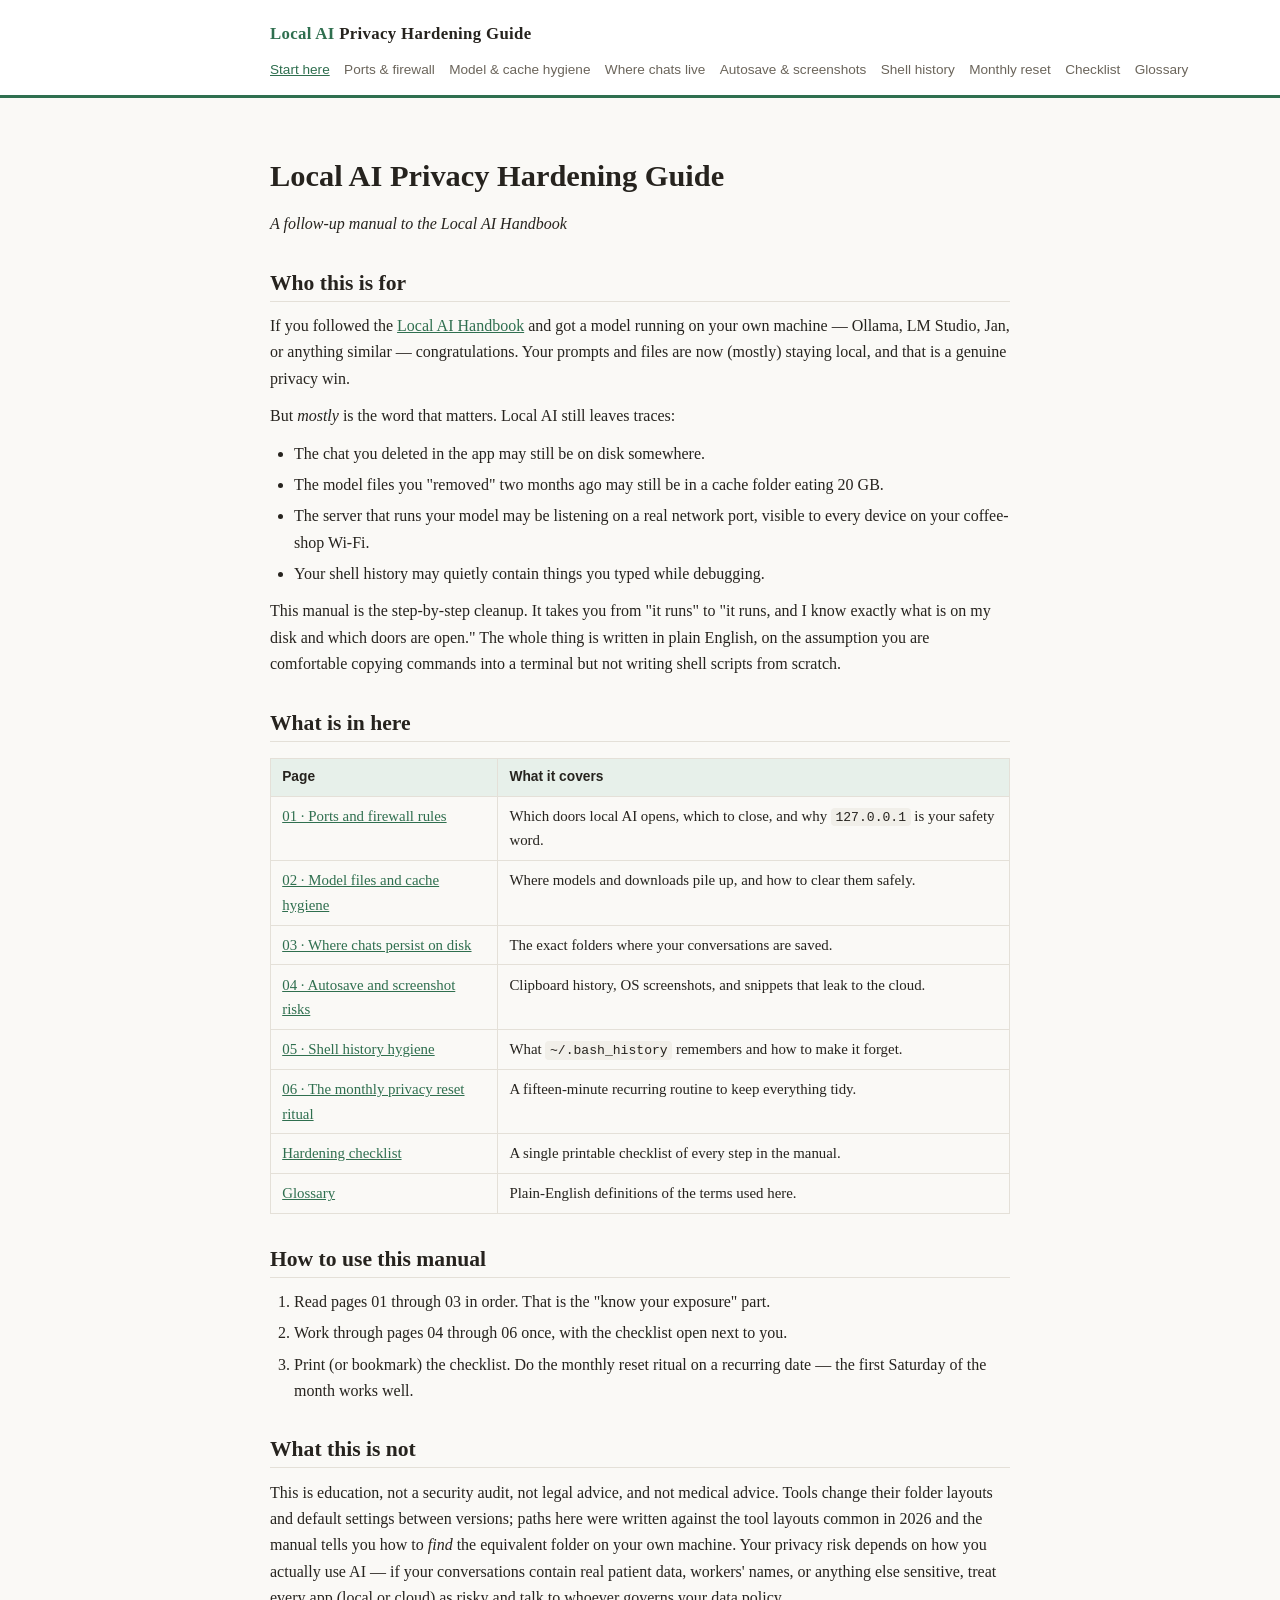
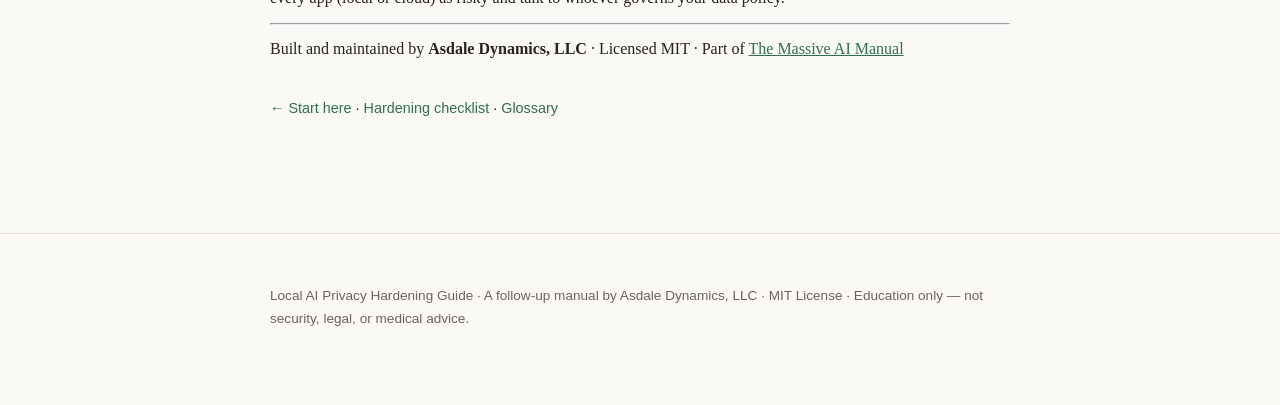
<file: site/index.html>
<!DOCTYPE html>
<html lang="en">
<head>
<meta charset="utf-8">
<meta name="viewport" content="width=device-width, initial-scale=1">
<title>Local AI Privacy Hardening Guide &mdash; Start here</title>
<meta name="description" content="Plain-English guide to locking down a local AI setup: ports, firewall rules, model and cache hygiene, chat persistence, autosave risks, shell history, and a monthly reset ritual.">
<link rel="stylesheet" href="style.css">
</head>
<body>
<header class="site">
  <div class="wrap">
    <p class="sitename"><a href="index.html"><span>Local AI</span> Privacy Hardening Guide</a></p>
    <nav class="topnav"><a href="index.html" aria-current="page">Start here</a><a href="01-ports-and-firewall.html">Ports &amp; firewall</a><a href="02-model-files-and-cache-hygiene.html">Model &amp; cache hygiene</a><a href="03-where-chats-persist-on-disk.html">Where chats live</a><a href="04-autosave-and-screenshot-risks.html">Autosave &amp; screenshots</a><a href="05-shell-history-hygiene.html">Shell history</a><a href="06-monthly-privacy-reset-ritual.html">Monthly reset</a><a href="hardening-checklist.html">Checklist</a><a href="glossary.html">Glossary</a></nav>
  </div>
</header>
<main class="wrap">
<h1>Local AI Privacy Hardening Guide</h1>
<p><em>A follow-up manual to the Local AI Handbook</em></p>
<h2>Who this is for</h2>
<p>If you followed the <a href="https://dylanasdale.github.io">Local AI Handbook</a> and got a model running on your own machine — Ollama, LM Studio, Jan, or anything similar — congratulations. Your prompts and files are now (mostly) staying local, and that is a genuine privacy win.</p>
<p>But <em>mostly</em> is the word that matters. Local AI still leaves traces:</p>
<ul>
<li>The chat you deleted in the app may still be on disk somewhere.</li>
<li>The model files you "removed" two months ago may still be in a cache folder eating 20 GB.</li>
<li>The server that runs your model may be listening on a real network port, visible to every device on your coffee-shop Wi-Fi.</li>
<li>Your shell history may quietly contain things you typed while debugging.</li>
</ul>
<p>This manual is the step-by-step cleanup. It takes you from "it runs" to "it runs, and I know exactly what is on my disk and which doors are open." The whole thing is written in plain English, on the assumption you are comfortable copying commands into a terminal but not writing shell scripts from scratch.</p>
<h2>What is in here</h2>
<table>
<thead>
<tr>
<th>Page</th>
<th>What it covers</th>
</tr>
</thead>
<tbody>
<tr>
<td><a href="01-ports-and-firewall.html">01 · Ports and firewall rules</a></td>
<td>Which doors local AI opens, which to close, and why <code>127.0.0.1</code> is your safety word.</td>
</tr>
<tr>
<td><a href="02-model-files-and-cache-hygiene.html">02 · Model files and cache hygiene</a></td>
<td>Where models and downloads pile up, and how to clear them safely.</td>
</tr>
<tr>
<td><a href="03-where-chats-persist-on-disk.html">03 · Where chats persist on disk</a></td>
<td>The exact folders where your conversations are saved.</td>
</tr>
<tr>
<td><a href="04-autosave-and-screenshot-risks.html">04 · Autosave and screenshot risks</a></td>
<td>Clipboard history, OS screenshots, and snippets that leak to the cloud.</td>
</tr>
<tr>
<td><a href="05-shell-history-hygiene.html">05 · Shell history hygiene</a></td>
<td>What <code>~/.bash_history</code> remembers and how to make it forget.</td>
</tr>
<tr>
<td><a href="06-monthly-privacy-reset-ritual.html">06 · The monthly privacy reset ritual</a></td>
<td>A fifteen-minute recurring routine to keep everything tidy.</td>
</tr>
<tr>
<td><a href="hardening-checklist.html">Hardening checklist</a></td>
<td>A single printable checklist of every step in the manual.</td>
</tr>
<tr>
<td><a href="glossary.html">Glossary</a></td>
<td>Plain-English definitions of the terms used here.</td>
</tr>
</tbody>
</table>
<h2>How to use this manual</h2>
<ol>
<li>Read pages 01 through 03 in order. That is the "know your exposure" part.</li>
<li>Work through pages 04 through 06 once, with the checklist open next to you.</li>
<li>Print (or bookmark) the checklist. Do the monthly reset ritual on a recurring date — the first Saturday of the month works well.</li>
</ol>
<h2>What this is not</h2>
<p>This is education, not a security audit, not legal advice, and not medical advice. Tools change their folder layouts and default settings between versions; paths here were written against the tool layouts common in 2026 and the manual tells you how to <em>find</em> the equivalent folder on your own machine. Your privacy risk depends on how you actually use AI — if your conversations contain real patient data, workers' names, or anything else sensitive, treat every app (local or cloud) as risky and talk to whoever governs your data policy.</p>
<hr>
<p>Built and maintained by <strong>Asdale Dynamics, LLC</strong> · Licensed MIT · Part of <a href="https://dylanasdale.github.io">The Massive AI Manual</a></p>
<div class="pagenav">
  <a href="index.html">&larr; Start here</a> &middot;
  <a href="hardening-checklist.html">Hardening checklist</a> &middot;
  <a href="glossary.html">Glossary</a>
</div>
</main>
<footer class="site">
  <div class="wrap">
    <p>Local AI Privacy Hardening Guide &middot; A follow-up manual by Asdale Dynamics, LLC &middot; MIT License &middot; Education only &mdash; not security, legal, or medical advice.</p>
  </div>
</footer>
</body>
</html>
</file>
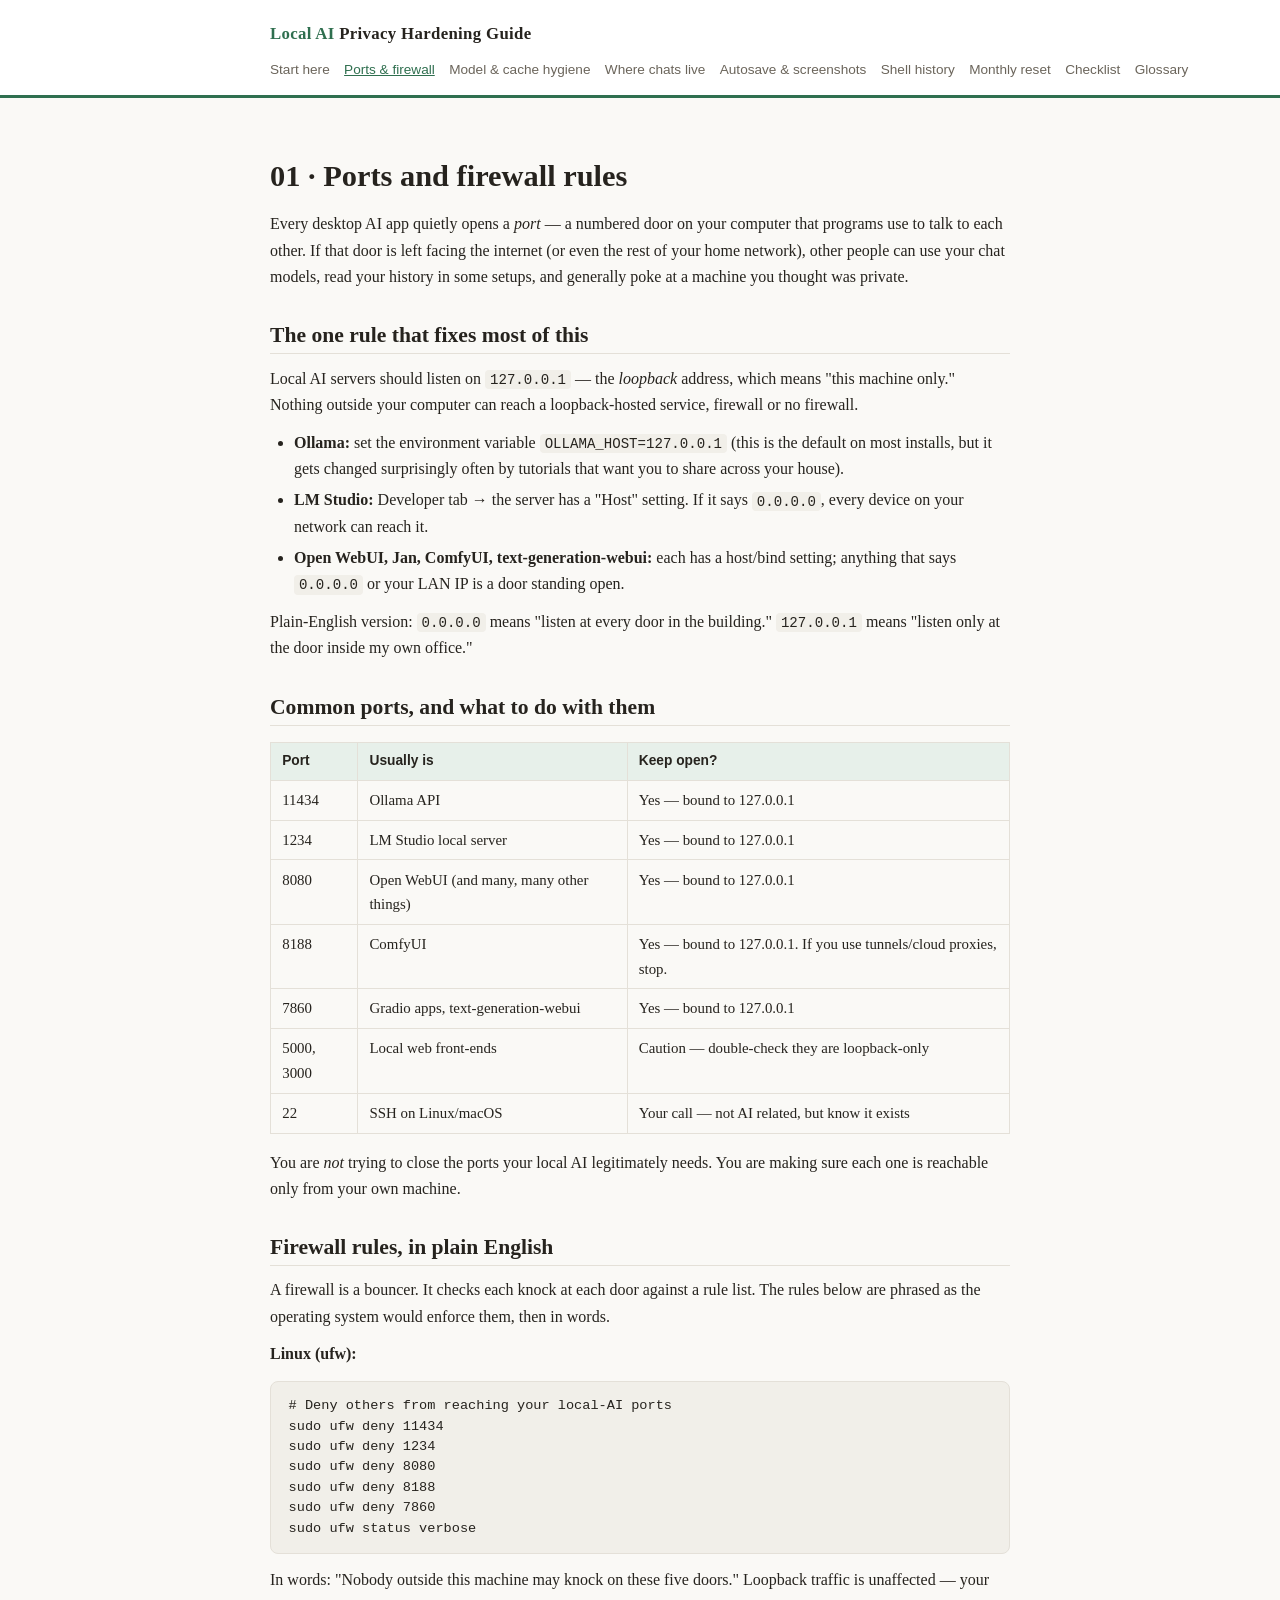
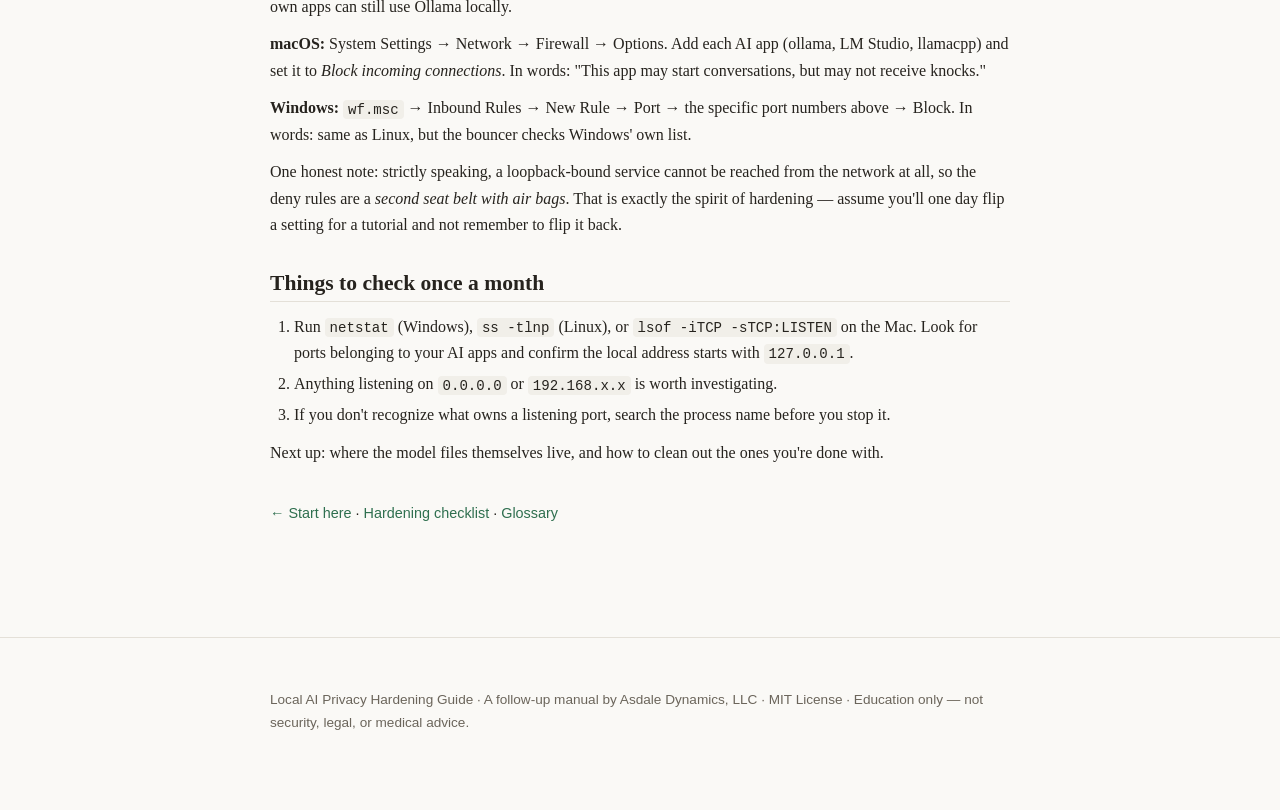
<file: site/01-ports-and-firewall.html>
<!DOCTYPE html>
<html lang="en">
<head>
<meta charset="utf-8">
<meta name="viewport" content="width=device-width, initial-scale=1">
<title>Local AI Privacy Hardening Guide &mdash; Ports &amp; firewall</title>
<meta name="description" content="Plain-English guide to locking down a local AI setup: ports, firewall rules, model and cache hygiene, chat persistence, autosave risks, shell history, and a monthly reset ritual.">
<link rel="stylesheet" href="style.css">
</head>
<body>
<header class="site">
  <div class="wrap">
    <p class="sitename"><a href="index.html"><span>Local AI</span> Privacy Hardening Guide</a></p>
    <nav class="topnav"><a href="index.html">Start here</a><a href="01-ports-and-firewall.html" aria-current="page">Ports &amp; firewall</a><a href="02-model-files-and-cache-hygiene.html">Model &amp; cache hygiene</a><a href="03-where-chats-persist-on-disk.html">Where chats live</a><a href="04-autosave-and-screenshot-risks.html">Autosave &amp; screenshots</a><a href="05-shell-history-hygiene.html">Shell history</a><a href="06-monthly-privacy-reset-ritual.html">Monthly reset</a><a href="hardening-checklist.html">Checklist</a><a href="glossary.html">Glossary</a></nav>
  </div>
</header>
<main class="wrap">
<h1>01 · Ports and firewall rules</h1>
<p>Every desktop AI app quietly opens a <em>port</em> — a numbered door on your computer that programs use to talk to each other. If that door is left facing the internet (or even the rest of your home network), other people can use your chat models, read your history in some setups, and generally poke at a machine you thought was private.</p>
<h2>The one rule that fixes most of this</h2>
<p>Local AI servers should listen on <code>127.0.0.1</code> — the <em>loopback</em> address, which means "this machine only." Nothing outside your computer can reach a loopback-hosted service, firewall or no firewall.</p>
<ul>
<li><strong>Ollama:</strong> set the environment variable <code>OLLAMA_HOST=127.0.0.1</code> (this is the default on most installs, but it gets changed surprisingly often by tutorials that want you to share across your house).</li>
<li><strong>LM Studio:</strong> Developer tab → the server has a "Host" setting. If it says <code>0.0.0.0</code>, every device on your network can reach it.</li>
<li><strong>Open WebUI, Jan, ComfyUI, text-generation-webui:</strong> each has a host/bind setting; anything that says <code>0.0.0.0</code> or your LAN IP is a door standing open.</li>
</ul>
<p>Plain-English version: <code>0.0.0.0</code> means "listen at every door in the building." <code>127.0.0.1</code> means "listen only at the door inside my own office."</p>
<h2>Common ports, and what to do with them</h2>
<table>
<thead>
<tr>
<th>Port</th>
<th>Usually is</th>
<th>Keep open?</th>
</tr>
</thead>
<tbody>
<tr>
<td>11434</td>
<td>Ollama API</td>
<td>Yes — bound to 127.0.0.1</td>
</tr>
<tr>
<td>1234</td>
<td>LM Studio local server</td>
<td>Yes — bound to 127.0.0.1</td>
</tr>
<tr>
<td>8080</td>
<td>Open WebUI (and many, many other things)</td>
<td>Yes — bound to 127.0.0.1</td>
</tr>
<tr>
<td>8188</td>
<td>ComfyUI</td>
<td>Yes — bound to 127.0.0.1. If you use tunnels/cloud proxies, stop.</td>
</tr>
<tr>
<td>7860</td>
<td>Gradio apps, text-generation-webui</td>
<td>Yes — bound to 127.0.0.1</td>
</tr>
<tr>
<td>5000, 3000</td>
<td>Local web front-ends</td>
<td>Caution — double-check they are loopback-only</td>
</tr>
<tr>
<td>22</td>
<td>SSH on Linux/macOS</td>
<td>Your call — not AI related, but know it exists</td>
</tr>
</tbody>
</table>
<p>You are <em>not</em> trying to close the ports your local AI legitimately needs. You are making sure each one is reachable only from your own machine.</p>
<h2>Firewall rules, in plain English</h2>
<p>A firewall is a bouncer. It checks each knock at each door against a rule list. The rules below are phrased as the operating system would enforce them, then in words.</p>
<p><strong>Linux (ufw):</strong></p>
<pre><code class="language-bash"># Deny others from reaching your local-AI ports
sudo ufw deny 11434
sudo ufw deny 1234
sudo ufw deny 8080
sudo ufw deny 8188
sudo ufw deny 7860
sudo ufw status verbose
</code></pre>
<p>In words: "Nobody outside this machine may knock on these five doors." Loopback traffic is unaffected — your own apps can still use Ollama locally.</p>
<p><strong>macOS:</strong> System Settings → Network → Firewall → Options. Add each AI app (ollama, LM Studio, llamacpp) and set it to <em>Block incoming connections</em>. In words: "This app may start conversations, but may not receive knocks."</p>
<p><strong>Windows:</strong> <code>wf.msc</code> → Inbound Rules → New Rule → Port → the specific port numbers above → Block. In words: same as Linux, but the bouncer checks Windows' own list.</p>
<p>One honest note: strictly speaking, a loopback-bound service cannot be reached from the network at all, so the deny rules are a <em>second seat belt with air bags</em>. That is exactly the spirit of hardening — assume you'll one day flip a setting for a tutorial and not remember to flip it back.</p>
<h2>Things to check once a month</h2>
<ol>
<li>Run <code>netstat</code> (Windows), <code>ss -tlnp</code> (Linux), or <code>lsof -iTCP -sTCP:LISTEN</code> on the Mac. Look for ports belonging to your AI apps and confirm the local address starts with <code>127.0.0.1</code>.</li>
<li>Anything listening on <code>0.0.0.0</code> or <code>192.168.x.x</code> is worth investigating.</li>
<li>If you don't recognize what owns a listening port, search the process name before you stop it.</li>
</ol>
<p>Next up: where the model files themselves live, and how to clean out the ones you're done with.</p>
<div class="pagenav">
  <a href="index.html">&larr; Start here</a> &middot;
  <a href="hardening-checklist.html">Hardening checklist</a> &middot;
  <a href="glossary.html">Glossary</a>
</div>
</main>
<footer class="site">
  <div class="wrap">
    <p>Local AI Privacy Hardening Guide &middot; A follow-up manual by Asdale Dynamics, LLC &middot; MIT License &middot; Education only &mdash; not security, legal, or medical advice.</p>
  </div>
</footer>
</body>
</html>
</file>
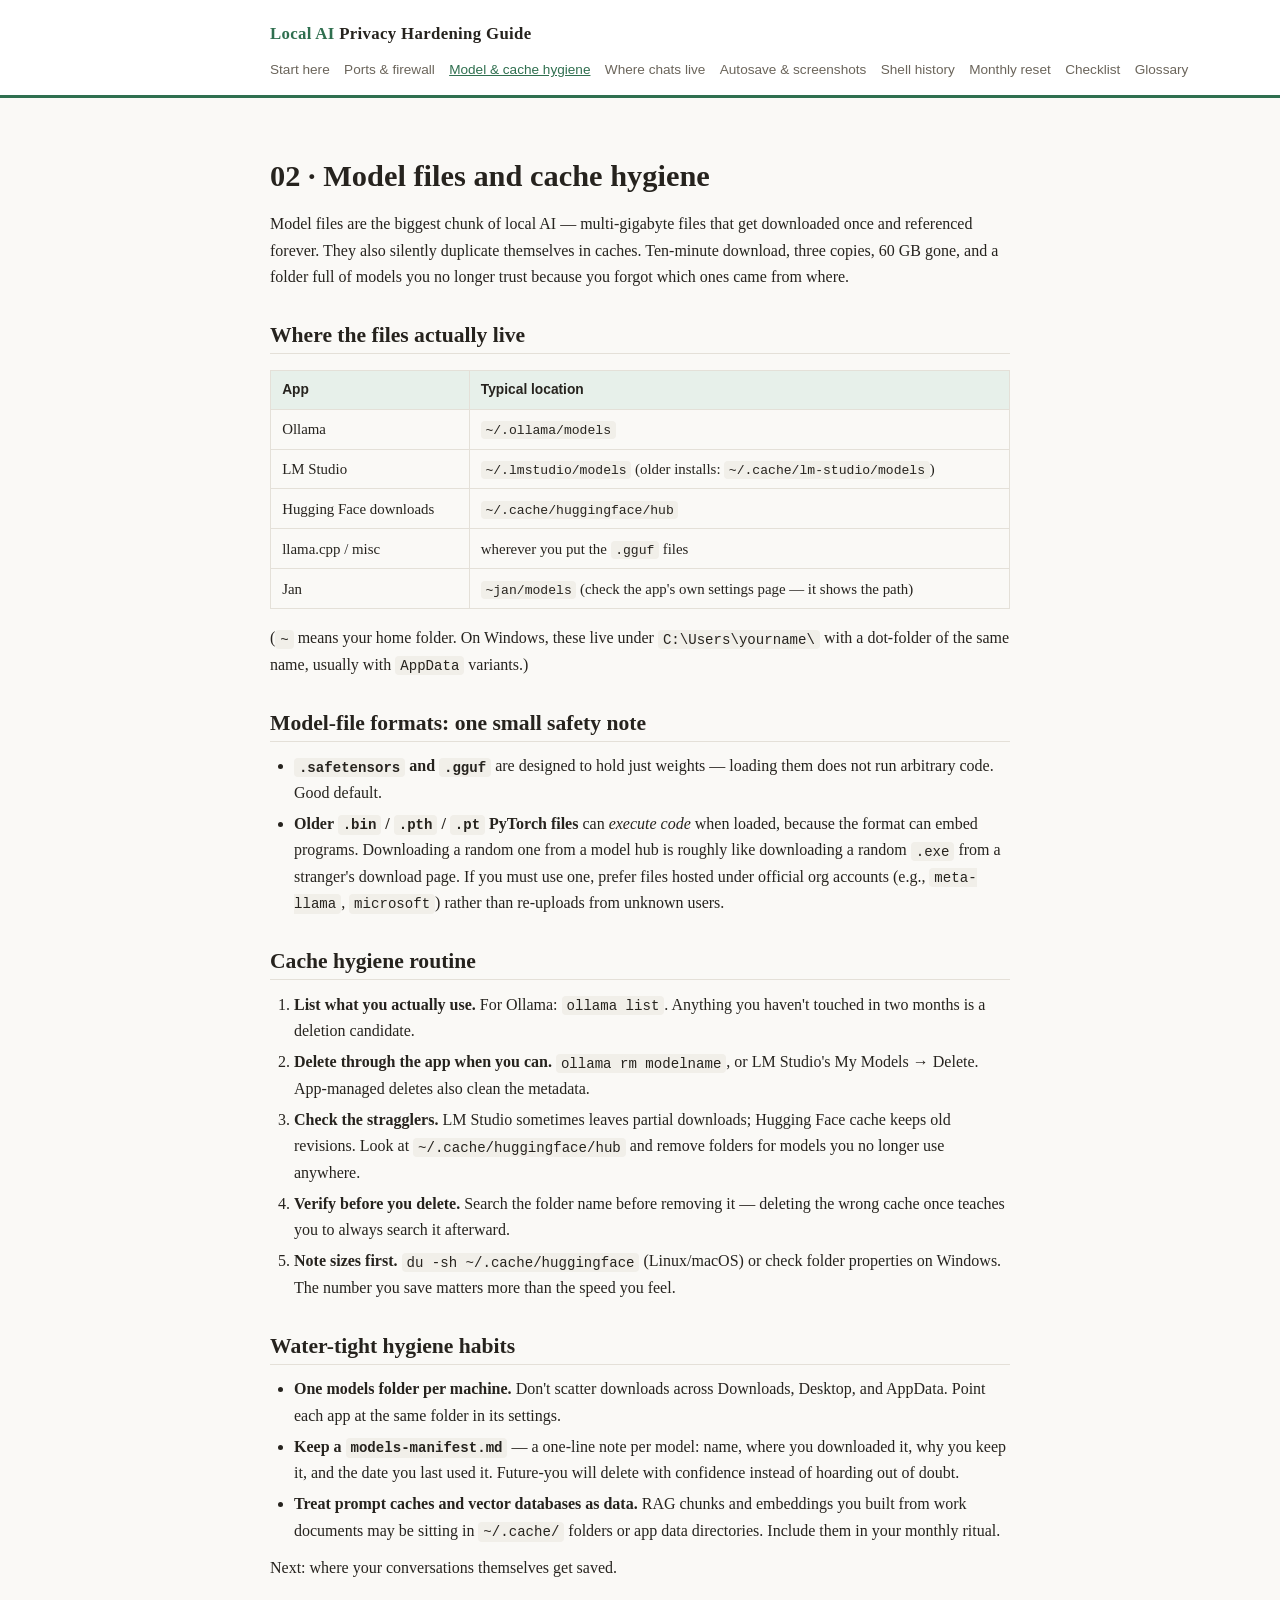
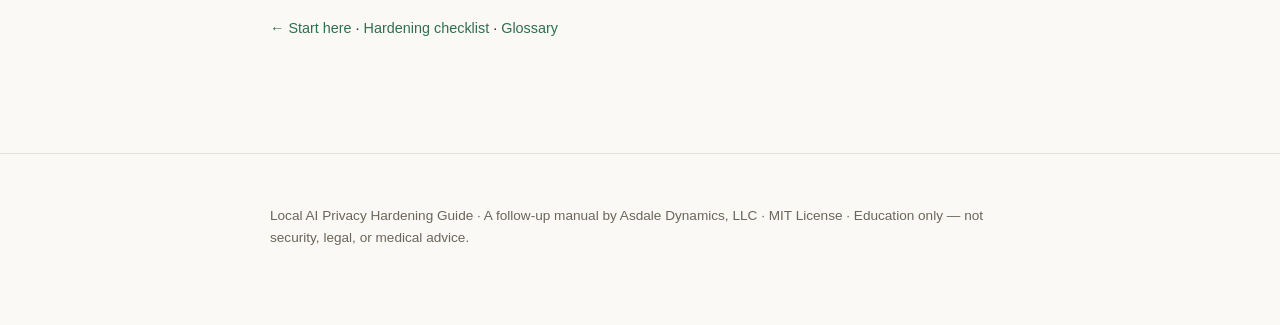
<file: site/02-model-files-and-cache-hygiene.html>
<!DOCTYPE html>
<html lang="en">
<head>
<meta charset="utf-8">
<meta name="viewport" content="width=device-width, initial-scale=1">
<title>Local AI Privacy Hardening Guide &mdash; Model &amp; cache hygiene</title>
<meta name="description" content="Plain-English guide to locking down a local AI setup: ports, firewall rules, model and cache hygiene, chat persistence, autosave risks, shell history, and a monthly reset ritual.">
<link rel="stylesheet" href="style.css">
</head>
<body>
<header class="site">
  <div class="wrap">
    <p class="sitename"><a href="index.html"><span>Local AI</span> Privacy Hardening Guide</a></p>
    <nav class="topnav"><a href="index.html">Start here</a><a href="01-ports-and-firewall.html">Ports &amp; firewall</a><a href="02-model-files-and-cache-hygiene.html" aria-current="page">Model &amp; cache hygiene</a><a href="03-where-chats-persist-on-disk.html">Where chats live</a><a href="04-autosave-and-screenshot-risks.html">Autosave &amp; screenshots</a><a href="05-shell-history-hygiene.html">Shell history</a><a href="06-monthly-privacy-reset-ritual.html">Monthly reset</a><a href="hardening-checklist.html">Checklist</a><a href="glossary.html">Glossary</a></nav>
  </div>
</header>
<main class="wrap">
<h1>02 · Model files and cache hygiene</h1>
<p>Model files are the biggest chunk of local AI — multi-gigabyte files that get downloaded once and referenced forever. They also silently duplicate themselves in caches. Ten-minute download, three copies, 60 GB gone, and a folder full of models you no longer trust because you forgot which ones came from where.</p>
<h2>Where the files actually live</h2>
<table>
<thead>
<tr>
<th>App</th>
<th>Typical location</th>
</tr>
</thead>
<tbody>
<tr>
<td>Ollama</td>
<td><code>~/.ollama/models</code></td>
</tr>
<tr>
<td>LM Studio</td>
<td><code>~/.lmstudio/models</code> (older installs: <code>~/.cache/lm-studio/models</code>)</td>
</tr>
<tr>
<td>Hugging Face downloads</td>
<td><code>~/.cache/huggingface/hub</code></td>
</tr>
<tr>
<td>llama.cpp / misc</td>
<td>wherever you put the <code>.gguf</code> files</td>
</tr>
<tr>
<td>Jan</td>
<td><code>~jan/models</code> (check the app's own settings page — it shows the path)</td>
</tr>
</tbody>
</table>
<p>(<code>~</code> means your home folder. On Windows, these live under <code>C:\Users\yourname\</code> with a dot-folder of the same name, usually with <code>AppData</code> variants.)</p>
<h2>Model-file formats: one small safety note</h2>
<ul>
<li><strong><code>.safetensors</code> and <code>.gguf</code></strong> are designed to hold just weights — loading them does not run arbitrary code. Good default.</li>
<li><strong>Older <code>.bin</code> / <code>.pth</code> / <code>.pt</code> PyTorch files</strong> can <em>execute code</em> when loaded, because the format can embed programs. Downloading a random one from a model hub is roughly like downloading a random <code>.exe</code> from a stranger's download page. If you must use one, prefer files hosted under official org accounts (e.g., <code>meta-llama</code>, <code>microsoft</code>) rather than re-uploads from unknown users.</li>
</ul>
<h2>Cache hygiene routine</h2>
<ol>
<li><strong>List what you actually use.</strong> For Ollama: <code>ollama list</code>. Anything you haven't touched in two months is a deletion candidate.</li>
<li><strong>Delete through the app when you can.</strong> <code>ollama rm modelname</code>, or LM Studio's My Models → Delete. App-managed deletes also clean the metadata.</li>
<li><strong>Check the stragglers.</strong> LM Studio sometimes leaves partial downloads; Hugging Face cache keeps old revisions. Look at <code>~/.cache/huggingface/hub</code> and remove folders for models you no longer use anywhere.</li>
<li><strong>Verify before you delete.</strong> Search the folder name before removing it — deleting the wrong cache once teaches you to always search it afterward.</li>
<li><strong>Note sizes first.</strong> <code>du -sh ~/.cache/huggingface</code> (Linux/macOS) or check folder properties on Windows. The number you save matters more than the speed you feel.</li>
</ol>
<h2>Water-tight hygiene habits</h2>
<ul>
<li><strong>One models folder per machine.</strong> Don't scatter downloads across Downloads, Desktop, and AppData. Point each app at the same folder in its settings.</li>
<li><strong>Keep a <code>models-manifest.md</code></strong> — a one-line note per model: name, where you downloaded it, why you keep it, and the date you last used it. Future-you will delete with confidence instead of hoarding out of doubt.</li>
<li><strong>Treat prompt caches and vector databases as data.</strong> RAG chunks and embeddings you built from work documents may be sitting in <code>~/.cache/</code> folders or app data directories. Include them in your monthly ritual.</li>
</ul>
<p>Next: where your conversations themselves get saved.</p>
<div class="pagenav">
  <a href="index.html">&larr; Start here</a> &middot;
  <a href="hardening-checklist.html">Hardening checklist</a> &middot;
  <a href="glossary.html">Glossary</a>
</div>
</main>
<footer class="site">
  <div class="wrap">
    <p>Local AI Privacy Hardening Guide &middot; A follow-up manual by Asdale Dynamics, LLC &middot; MIT License &middot; Education only &mdash; not security, legal, or medical advice.</p>
  </div>
</footer>
</body>
</html>
</file>
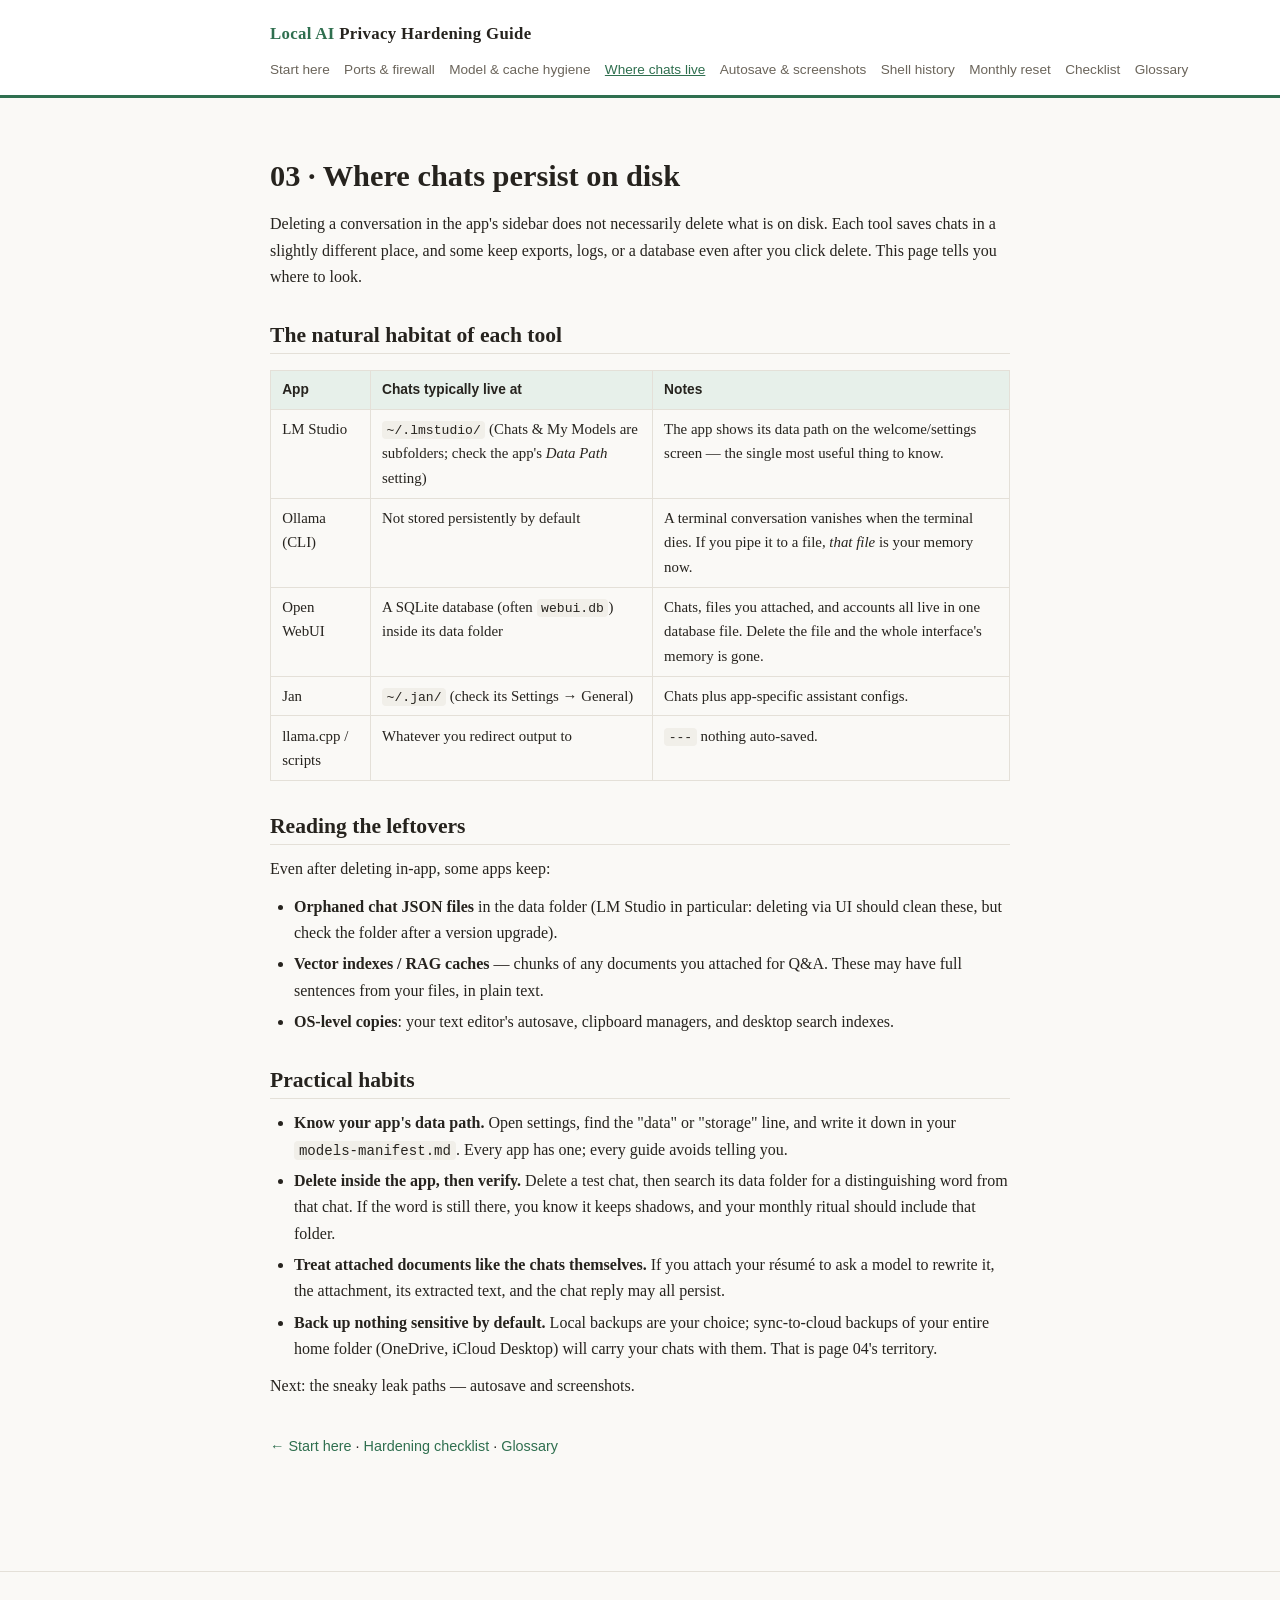
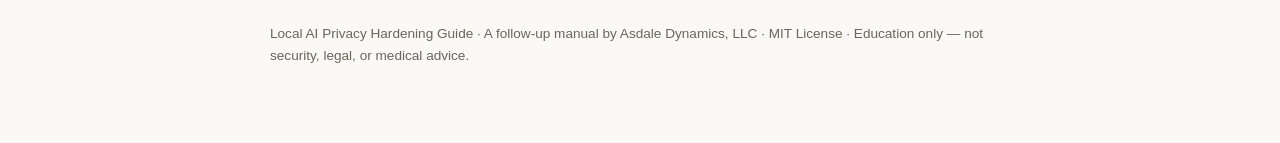
<file: site/03-where-chats-persist-on-disk.html>
<!DOCTYPE html>
<html lang="en">
<head>
<meta charset="utf-8">
<meta name="viewport" content="width=device-width, initial-scale=1">
<title>Local AI Privacy Hardening Guide &mdash; Where chats live</title>
<meta name="description" content="Plain-English guide to locking down a local AI setup: ports, firewall rules, model and cache hygiene, chat persistence, autosave risks, shell history, and a monthly reset ritual.">
<link rel="stylesheet" href="style.css">
</head>
<body>
<header class="site">
  <div class="wrap">
    <p class="sitename"><a href="index.html"><span>Local AI</span> Privacy Hardening Guide</a></p>
    <nav class="topnav"><a href="index.html">Start here</a><a href="01-ports-and-firewall.html">Ports &amp; firewall</a><a href="02-model-files-and-cache-hygiene.html">Model &amp; cache hygiene</a><a href="03-where-chats-persist-on-disk.html" aria-current="page">Where chats live</a><a href="04-autosave-and-screenshot-risks.html">Autosave &amp; screenshots</a><a href="05-shell-history-hygiene.html">Shell history</a><a href="06-monthly-privacy-reset-ritual.html">Monthly reset</a><a href="hardening-checklist.html">Checklist</a><a href="glossary.html">Glossary</a></nav>
  </div>
</header>
<main class="wrap">
<h1>03 · Where chats persist on disk</h1>
<p>Deleting a conversation in the app's sidebar does not necessarily delete what is on disk. Each tool saves chats in a slightly different place, and some keep exports, logs, or a database even after you click delete. This page tells you where to look.</p>
<h2>The natural habitat of each tool</h2>
<table>
<thead>
<tr>
<th>App</th>
<th>Chats typically live at</th>
<th>Notes</th>
</tr>
</thead>
<tbody>
<tr>
<td>LM Studio</td>
<td><code>~/.lmstudio/</code> (Chats &amp; My Models are subfolders; check the app's <em>Data Path</em> setting)</td>
<td>The app shows its data path on the welcome/settings screen — the single most useful thing to know.</td>
</tr>
<tr>
<td>Ollama (CLI)</td>
<td>Not stored persistently by default</td>
<td>A terminal conversation vanishes when the terminal dies. If you pipe it to a file, <em>that file</em> is your memory now.</td>
</tr>
<tr>
<td>Open WebUI</td>
<td>A SQLite database (often <code>webui.db</code>) inside its data folder</td>
<td>Chats, files you attached, and accounts all live in one database file. Delete the file and the whole interface's memory is gone.</td>
</tr>
<tr>
<td>Jan</td>
<td><code>~/.jan/</code> (check its Settings → General)</td>
<td>Chats plus app-specific assistant configs.</td>
</tr>
<tr>
<td>llama.cpp / scripts</td>
<td>Whatever you redirect output to</td>
<td><code>---</code> nothing auto-saved.</td>
</tr>
</tbody>
</table>
<h2>Reading the leftovers</h2>
<p>Even after deleting in-app, some apps keep:</p>
<ul>
<li><strong>Orphaned chat JSON files</strong> in the data folder (LM Studio in particular: deleting via UI should clean these, but check the folder after a version upgrade).</li>
<li><strong>Vector indexes / RAG caches</strong> — chunks of any documents you attached for Q&amp;A. These may have full sentences from your files, in plain text.</li>
<li><strong>OS-level copies</strong>: your text editor's autosave, clipboard managers, and desktop search indexes.</li>
</ul>
<h2>Practical habits</h2>
<ul>
<li><strong>Know your app's data path.</strong> Open settings, find the "data" or "storage" line, and write it down in your <code>models-manifest.md</code>. Every app has one; every guide avoids telling you.</li>
<li><strong>Delete inside the app, then verify.</strong> Delete a test chat, then search its data folder for a distinguishing word from that chat. If the word is still there, you know it keeps shadows, and your monthly ritual should include that folder.</li>
<li><strong>Treat attached documents like the chats themselves.</strong> If you attach your résumé to ask a model to rewrite it, the attachment, its extracted text, and the chat reply may all persist.</li>
<li><strong>Back up nothing sensitive by default.</strong> Local backups are your choice; sync-to-cloud backups of your entire home folder (OneDrive, iCloud Desktop) will carry your chats with them. That is page 04's territory.</li>
</ul>
<p>Next: the sneaky leak paths — autosave and screenshots.</p>
<div class="pagenav">
  <a href="index.html">&larr; Start here</a> &middot;
  <a href="hardening-checklist.html">Hardening checklist</a> &middot;
  <a href="glossary.html">Glossary</a>
</div>
</main>
<footer class="site">
  <div class="wrap">
    <p>Local AI Privacy Hardening Guide &middot; A follow-up manual by Asdale Dynamics, LLC &middot; MIT License &middot; Education only &mdash; not security, legal, or medical advice.</p>
  </div>
</footer>
</body>
</html>
</file>
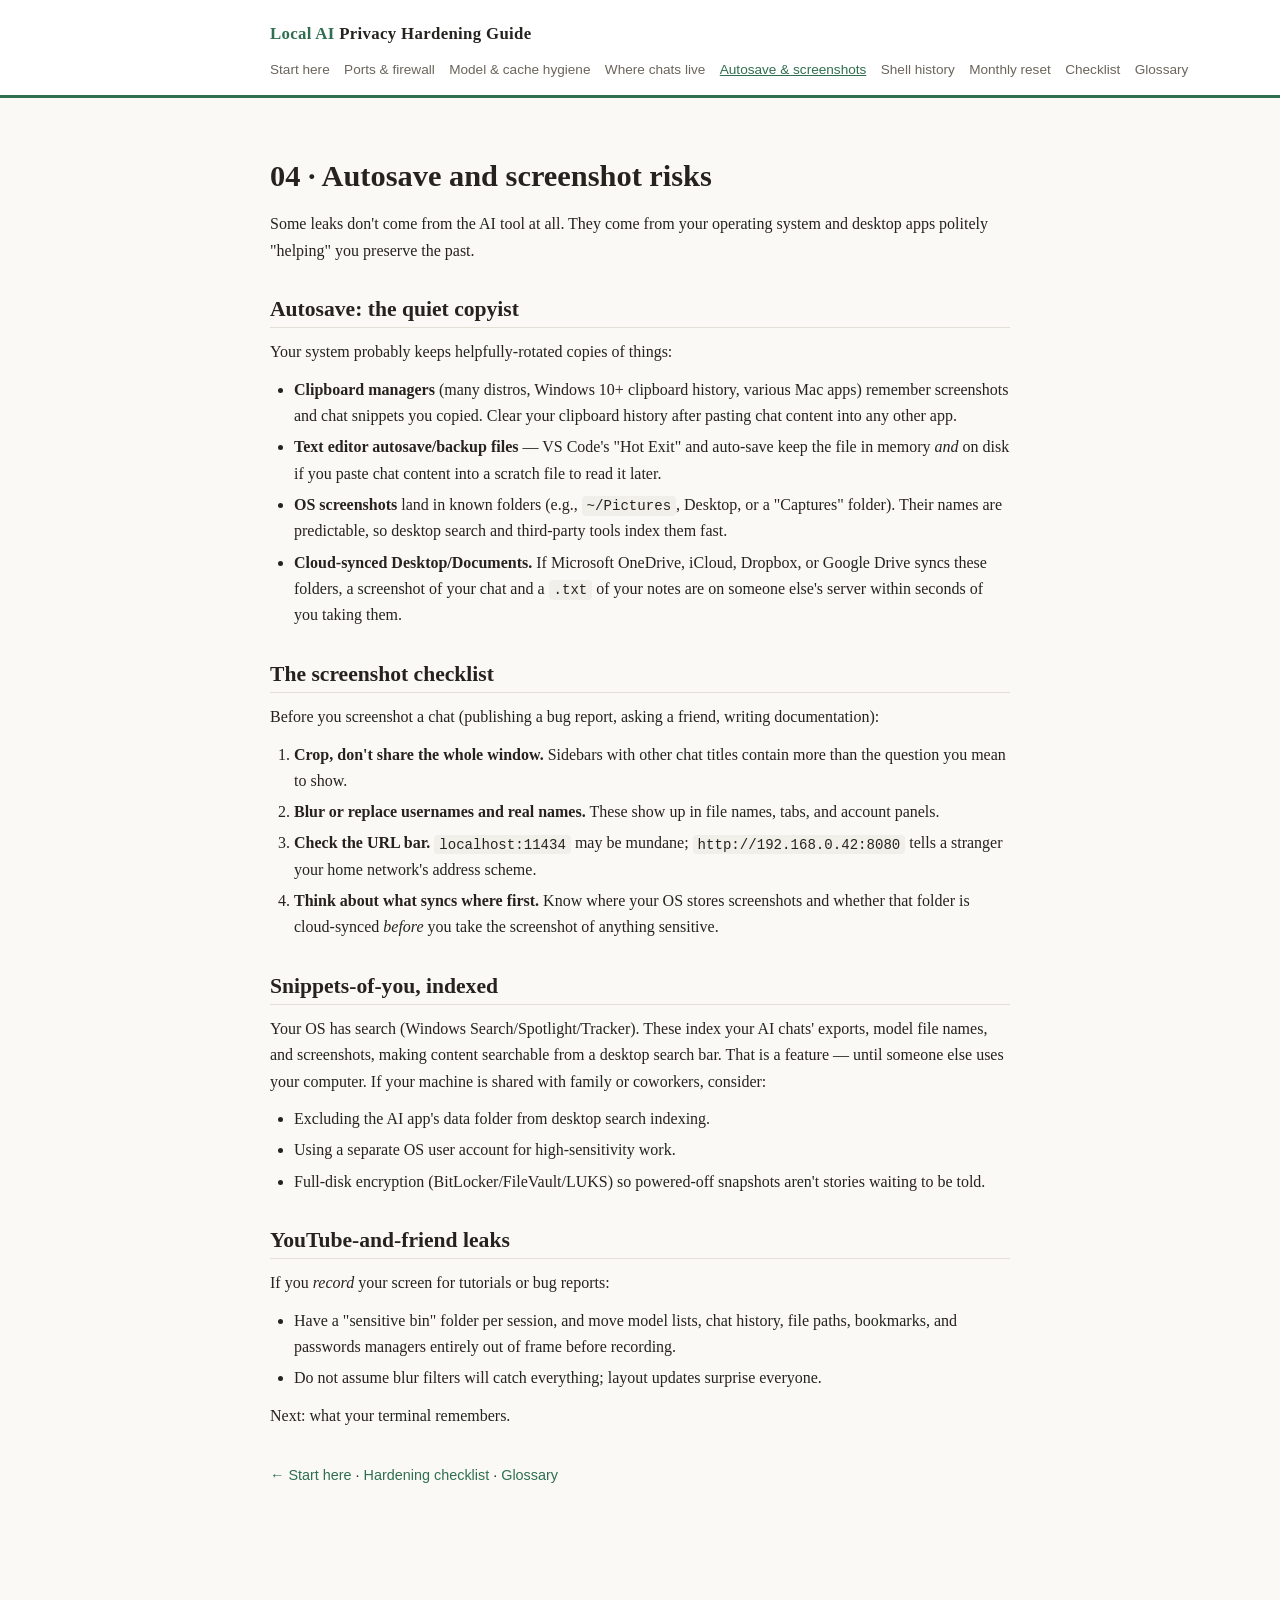
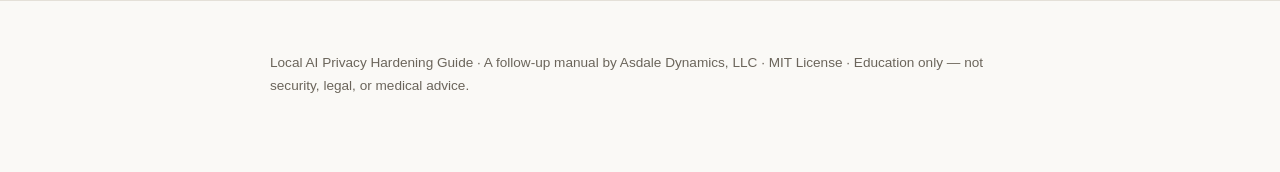
<file: site/04-autosave-and-screenshot-risks.html>
<!DOCTYPE html>
<html lang="en">
<head>
<meta charset="utf-8">
<meta name="viewport" content="width=device-width, initial-scale=1">
<title>Local AI Privacy Hardening Guide &mdash; Autosave &amp; screenshots</title>
<meta name="description" content="Plain-English guide to locking down a local AI setup: ports, firewall rules, model and cache hygiene, chat persistence, autosave risks, shell history, and a monthly reset ritual.">
<link rel="stylesheet" href="style.css">
</head>
<body>
<header class="site">
  <div class="wrap">
    <p class="sitename"><a href="index.html"><span>Local AI</span> Privacy Hardening Guide</a></p>
    <nav class="topnav"><a href="index.html">Start here</a><a href="01-ports-and-firewall.html">Ports &amp; firewall</a><a href="02-model-files-and-cache-hygiene.html">Model &amp; cache hygiene</a><a href="03-where-chats-persist-on-disk.html">Where chats live</a><a href="04-autosave-and-screenshot-risks.html" aria-current="page">Autosave &amp; screenshots</a><a href="05-shell-history-hygiene.html">Shell history</a><a href="06-monthly-privacy-reset-ritual.html">Monthly reset</a><a href="hardening-checklist.html">Checklist</a><a href="glossary.html">Glossary</a></nav>
  </div>
</header>
<main class="wrap">
<h1>04 · Autosave and screenshot risks</h1>
<p>Some leaks don't come from the AI tool at all. They come from your operating system and desktop apps politely "helping" you preserve the past.</p>
<h2>Autosave: the quiet copyist</h2>
<p>Your system probably keeps helpfully-rotated copies of things:</p>
<ul>
<li><strong>Clipboard managers</strong> (many distros, Windows 10+ clipboard history, various Mac apps) remember screenshots and chat snippets you copied. Clear your clipboard history after pasting chat content into any other app.</li>
<li><strong>Text editor autosave/backup files</strong> — VS Code's "Hot Exit" and auto-save keep the file in memory <em>and</em> on disk if you paste chat content into a scratch file to read it later.</li>
<li><strong>OS screenshots</strong> land in known folders (e.g., <code>~/Pictures</code>, Desktop, or a "Captures" folder). Their names are predictable, so desktop search and third-party tools index them fast.</li>
<li><strong>Cloud-synced Desktop/Documents.</strong> If Microsoft OneDrive, iCloud, Dropbox, or Google Drive syncs these folders, a screenshot of your chat and a <code>.txt</code> of your notes are on someone else's server within seconds of you taking them.</li>
</ul>
<h2>The screenshot checklist</h2>
<p>Before you screenshot a chat (publishing a bug report, asking a friend, writing documentation):</p>
<ol>
<li><strong>Crop, don't share the whole window.</strong> Sidebars with other chat titles contain more than the question you mean to show.</li>
<li><strong>Blur or replace usernames and real names.</strong> These show up in file names, tabs, and account panels.</li>
<li><strong>Check the URL bar.</strong> <code>localhost:11434</code> may be mundane; <code>http://192.168.0.42:8080</code> tells a stranger your home network's address scheme.</li>
<li><strong>Think about what syncs where first.</strong> Know where your OS stores screenshots and whether that folder is cloud-synced <em>before</em> you take the screenshot of anything sensitive.</li>
</ol>
<h2>Snippets-of-you, indexed</h2>
<p>Your OS has search (Windows Search/Spotlight/Tracker). These index your AI chats' exports, model file names, and screenshots, making content searchable from a desktop search bar. That is a feature — until someone else uses your computer. If your machine is shared with family or coworkers, consider:</p>
<ul>
<li>Excluding the AI app's data folder from desktop search indexing.</li>
<li>Using a separate OS user account for high-sensitivity work.</li>
<li>Full-disk encryption (BitLocker/FileVault/LUKS) so powered-off snapshots aren't stories waiting to be told.</li>
</ul>
<h2>YouTube-and-friend leaks</h2>
<p>If you <em>record</em> your screen for tutorials or bug reports:</p>
<ul>
<li>Have a "sensitive bin" folder per session, and move model lists, chat history, file paths, bookmarks, and passwords managers entirely out of frame before recording.</li>
<li>Do not assume blur filters will catch everything; layout updates surprise everyone.</li>
</ul>
<p>Next: what your terminal remembers.</p>
<div class="pagenav">
  <a href="index.html">&larr; Start here</a> &middot;
  <a href="hardening-checklist.html">Hardening checklist</a> &middot;
  <a href="glossary.html">Glossary</a>
</div>
</main>
<footer class="site">
  <div class="wrap">
    <p>Local AI Privacy Hardening Guide &middot; A follow-up manual by Asdale Dynamics, LLC &middot; MIT License &middot; Education only &mdash; not security, legal, or medical advice.</p>
  </div>
</footer>
</body>
</html>
</file>
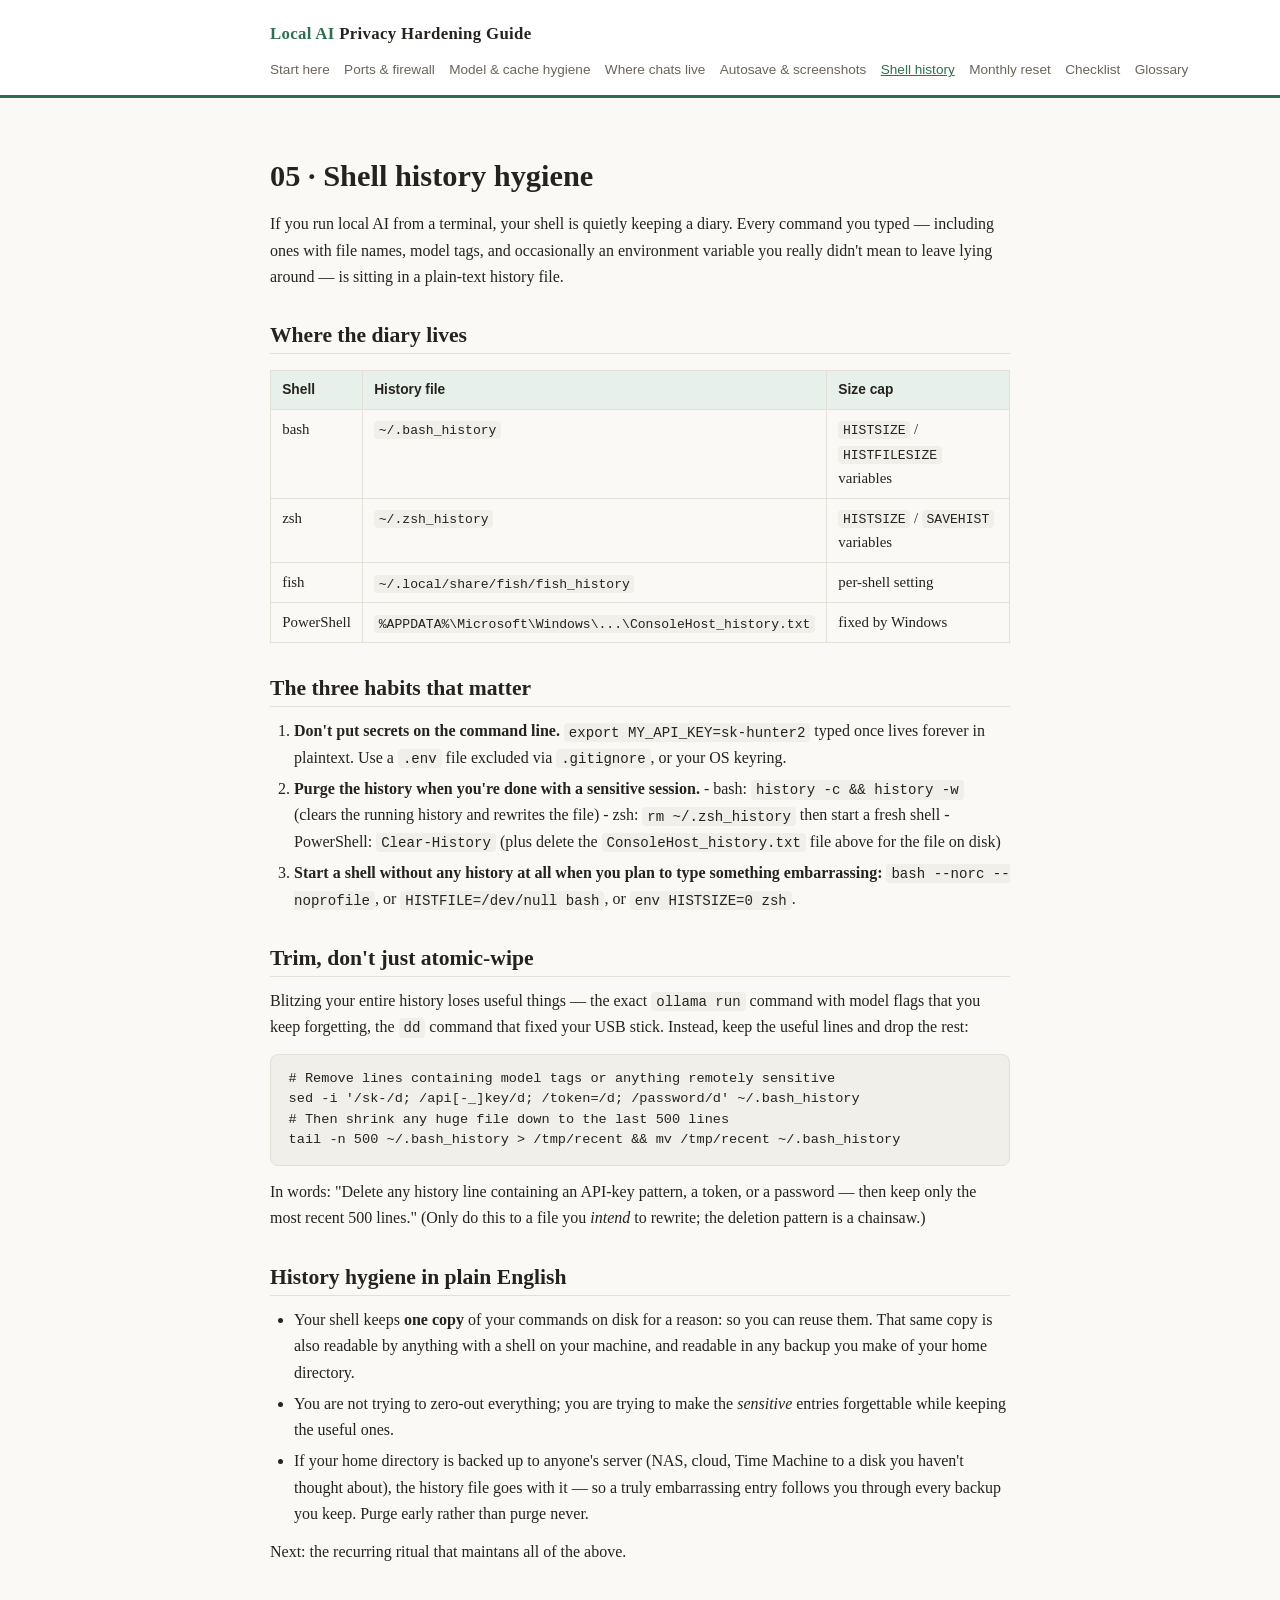
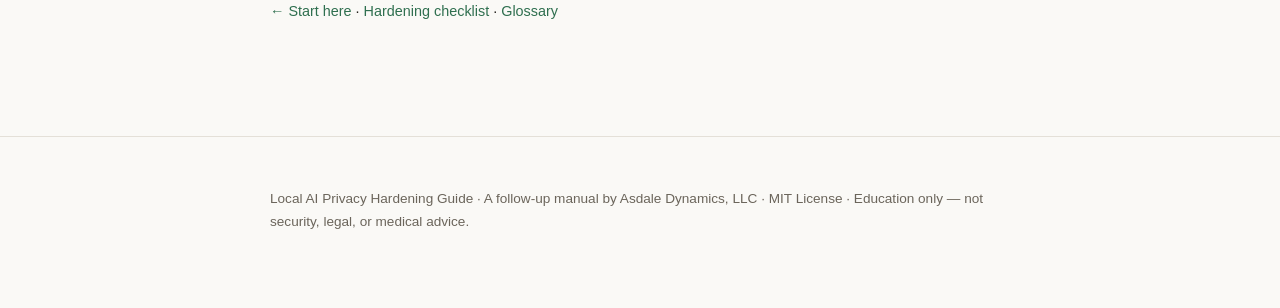
<file: site/05-shell-history-hygiene.html>
<!DOCTYPE html>
<html lang="en">
<head>
<meta charset="utf-8">
<meta name="viewport" content="width=device-width, initial-scale=1">
<title>Local AI Privacy Hardening Guide &mdash; Shell history</title>
<meta name="description" content="Plain-English guide to locking down a local AI setup: ports, firewall rules, model and cache hygiene, chat persistence, autosave risks, shell history, and a monthly reset ritual.">
<link rel="stylesheet" href="style.css">
</head>
<body>
<header class="site">
  <div class="wrap">
    <p class="sitename"><a href="index.html"><span>Local AI</span> Privacy Hardening Guide</a></p>
    <nav class="topnav"><a href="index.html">Start here</a><a href="01-ports-and-firewall.html">Ports &amp; firewall</a><a href="02-model-files-and-cache-hygiene.html">Model &amp; cache hygiene</a><a href="03-where-chats-persist-on-disk.html">Where chats live</a><a href="04-autosave-and-screenshot-risks.html">Autosave &amp; screenshots</a><a href="05-shell-history-hygiene.html" aria-current="page">Shell history</a><a href="06-monthly-privacy-reset-ritual.html">Monthly reset</a><a href="hardening-checklist.html">Checklist</a><a href="glossary.html">Glossary</a></nav>
  </div>
</header>
<main class="wrap">
<h1>05 · Shell history hygiene</h1>
<p>If you run local AI from a terminal, your shell is quietly keeping a diary. Every command you typed — including ones with file names, model tags, and occasionally an environment variable you really didn't mean to leave lying around — is sitting in a plain-text history file.</p>
<h2>Where the diary lives</h2>
<table>
<thead>
<tr>
<th>Shell</th>
<th>History file</th>
<th>Size cap</th>
</tr>
</thead>
<tbody>
<tr>
<td>bash</td>
<td><code>~/.bash_history</code></td>
<td><code>HISTSIZE</code> / <code>HISTFILESIZE</code> variables</td>
</tr>
<tr>
<td>zsh</td>
<td><code>~/.zsh_history</code></td>
<td><code>HISTSIZE</code> / <code>SAVEHIST</code> variables</td>
</tr>
<tr>
<td>fish</td>
<td><code>~/.local/share/fish/fish_history</code></td>
<td>per-shell setting</td>
</tr>
<tr>
<td>PowerShell</td>
<td><code>%APPDATA%\Microsoft\Windows\...\ConsoleHost_history.txt</code></td>
<td>fixed by Windows</td>
</tr>
</tbody>
</table>
<h2>The three habits that matter</h2>
<ol>
<li><strong>Don't put secrets on the command line.</strong> <code>export MY_API_KEY=sk-hunter2</code> typed once lives forever in plaintext. Use a <code>.env</code> file excluded via <code>.gitignore</code>, or your OS keyring.</li>
<li><strong>Purge the history when you're done with a sensitive session.</strong>
   - bash: <code>history -c &amp;&amp; history -w</code> (clears the running history and rewrites the file)
   - zsh: <code>rm ~/.zsh_history</code> then start a fresh shell
   - PowerShell: <code>Clear-History</code> (plus delete the <code>ConsoleHost_history.txt</code> file above for the file on disk)</li>
<li><strong>Start a shell without any history at all when you plan to type something embarrassing:</strong> <code>bash --norc --noprofile</code>, or <code>HISTFILE=/dev/null bash</code>, or <code>env HISTSIZE=0 zsh</code>.</li>
</ol>
<h2>Trim, don't just atomic-wipe</h2>
<p>Blitzing your entire history loses useful things — the exact <code>ollama run</code> command with model flags that you keep forgetting, the <code>dd</code> command that fixed your USB stick. Instead, keep the useful lines and drop the rest:</p>
<pre><code class="language-bash"># Remove lines containing model tags or anything remotely sensitive
sed -i '/sk-/d; /api[-_]key/d; /token=/d; /password/d' ~/.bash_history
# Then shrink any huge file down to the last 500 lines
tail -n 500 ~/.bash_history &gt; /tmp/recent &amp;&amp; mv /tmp/recent ~/.bash_history
</code></pre>
<p>In words: "Delete any history line containing an API-key pattern, a token, or a password — then keep only the most recent 500 lines." (Only do this to a file you <em>intend</em> to rewrite; the deletion pattern is a chainsaw.)</p>
<h2>History hygiene in plain English</h2>
<ul>
<li>Your shell keeps <strong>one copy</strong> of your commands on disk for a reason: so you can reuse them. That same copy is also readable by anything with a shell on your machine, and readable in any backup you make of your home directory.</li>
<li>You are not trying to zero-out everything; you are trying to make the <em>sensitive</em> entries forgettable while keeping the useful ones.</li>
<li>If your home directory is backed up to anyone's server (NAS, cloud, Time Machine to a disk you haven't thought about), the history file goes with it — so a truly embarrassing entry follows you through every backup you keep. Purge early rather than purge never.</li>
</ul>
<p>Next: the recurring ritual that maintans all of the above.</p>
<div class="pagenav">
  <a href="index.html">&larr; Start here</a> &middot;
  <a href="hardening-checklist.html">Hardening checklist</a> &middot;
  <a href="glossary.html">Glossary</a>
</div>
</main>
<footer class="site">
  <div class="wrap">
    <p>Local AI Privacy Hardening Guide &middot; A follow-up manual by Asdale Dynamics, LLC &middot; MIT License &middot; Education only &mdash; not security, legal, or medical advice.</p>
  </div>
</footer>
</body>
</html>
</file>
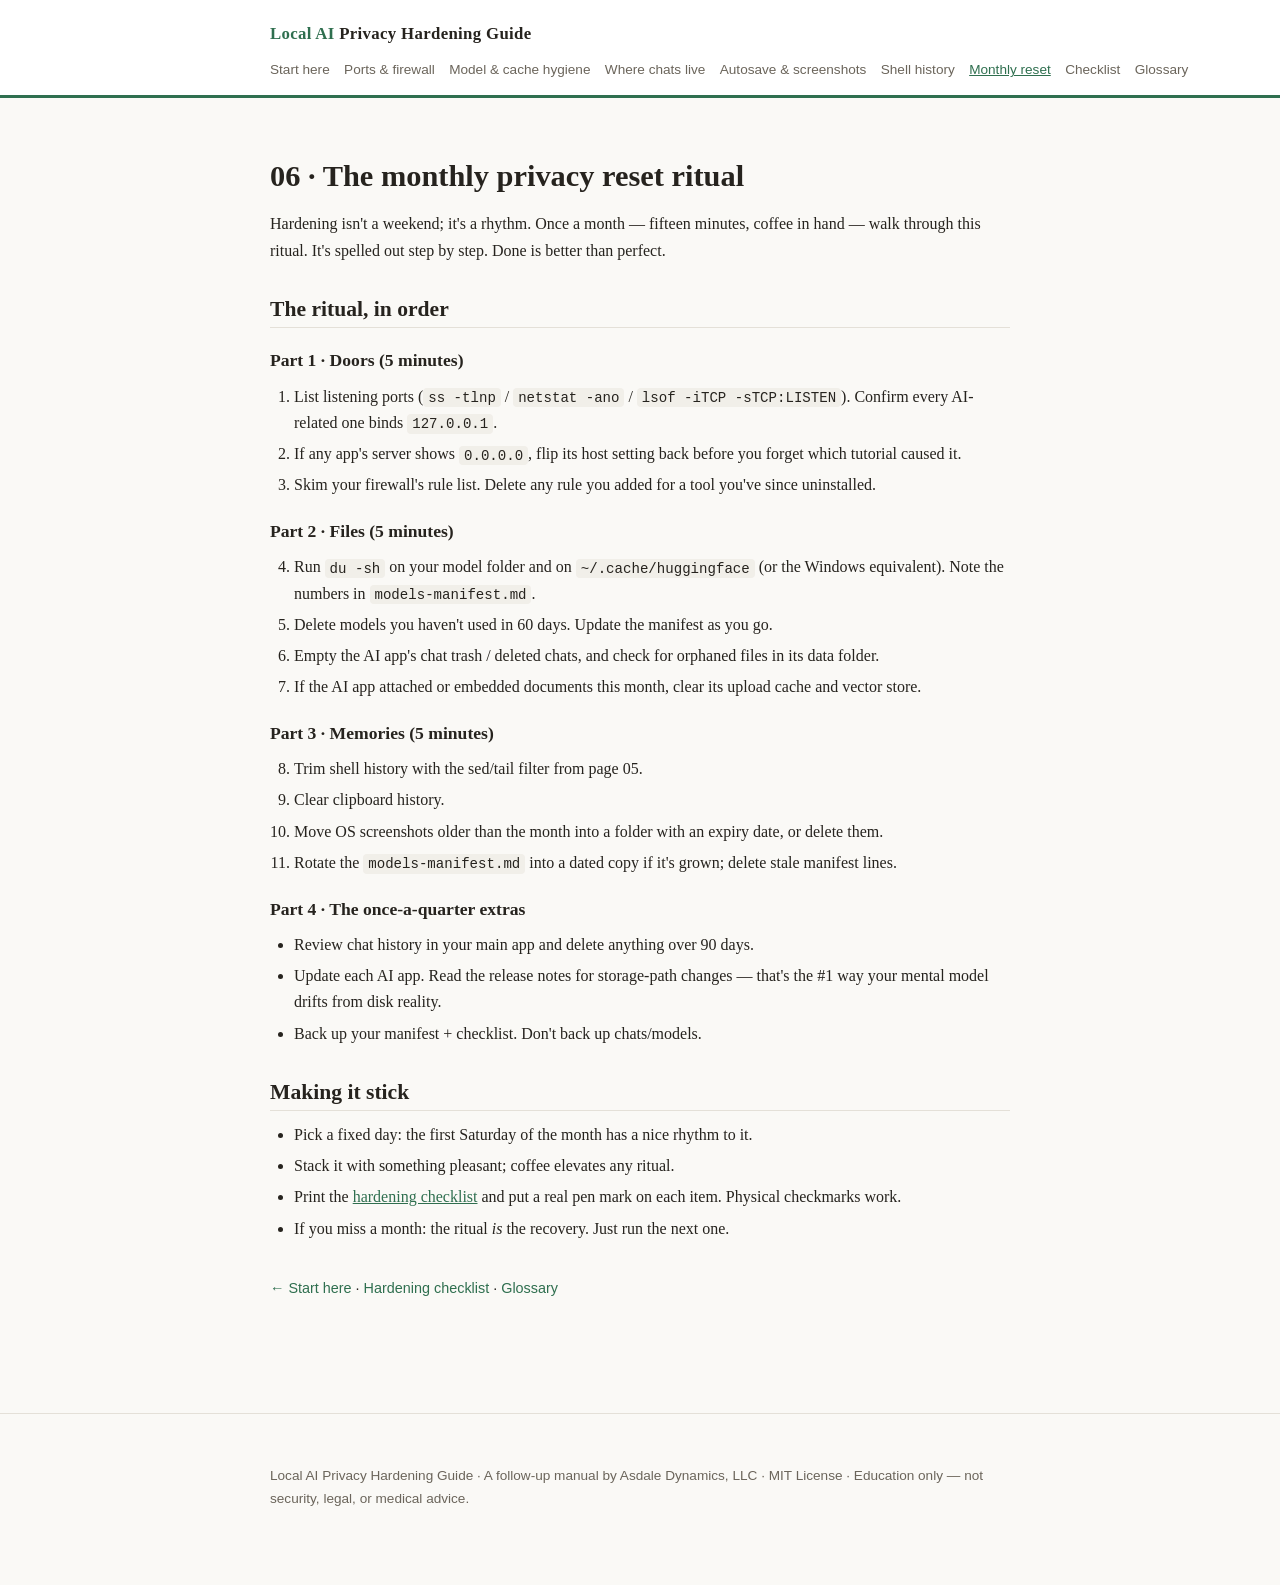
<file: site/06-monthly-privacy-reset-ritual.html>
<!DOCTYPE html>
<html lang="en">
<head>
<meta charset="utf-8">
<meta name="viewport" content="width=device-width, initial-scale=1">
<title>Local AI Privacy Hardening Guide &mdash; Monthly reset</title>
<meta name="description" content="Plain-English guide to locking down a local AI setup: ports, firewall rules, model and cache hygiene, chat persistence, autosave risks, shell history, and a monthly reset ritual.">
<link rel="stylesheet" href="style.css">
</head>
<body>
<header class="site">
  <div class="wrap">
    <p class="sitename"><a href="index.html"><span>Local AI</span> Privacy Hardening Guide</a></p>
    <nav class="topnav"><a href="index.html">Start here</a><a href="01-ports-and-firewall.html">Ports &amp; firewall</a><a href="02-model-files-and-cache-hygiene.html">Model &amp; cache hygiene</a><a href="03-where-chats-persist-on-disk.html">Where chats live</a><a href="04-autosave-and-screenshot-risks.html">Autosave &amp; screenshots</a><a href="05-shell-history-hygiene.html">Shell history</a><a href="06-monthly-privacy-reset-ritual.html" aria-current="page">Monthly reset</a><a href="hardening-checklist.html">Checklist</a><a href="glossary.html">Glossary</a></nav>
  </div>
</header>
<main class="wrap">
<h1>06 · The monthly privacy reset ritual</h1>
<p>Hardening isn't a weekend; it's a rhythm. Once a month — fifteen minutes, coffee in hand — walk through this ritual. It's spelled out step by step. Done is better than perfect.</p>
<h2>The ritual, in order</h2>
<h3>Part 1 · Doors (5 minutes)</h3>
<ol>
<li>List listening ports (<code>ss -tlnp</code> / <code>netstat -ano</code> / <code>lsof -iTCP -sTCP:LISTEN</code>). Confirm every AI-related one binds <code>127.0.0.1</code>.</li>
<li>If any app's server shows <code>0.0.0.0</code>, flip its host setting back before you forget which tutorial caused it.</li>
<li>Skim your firewall's rule list. Delete any rule you added for a tool you've since uninstalled.</li>
</ol>
<h3>Part 2 · Files (5 minutes)</h3>
<ol start="4">
<li>Run <code>du -sh</code> on your model folder and on <code>~/.cache/huggingface</code> (or the Windows equivalent). Note the numbers in <code>models-manifest.md</code>.</li>
<li>Delete models you haven't used in 60 days. Update the manifest as you go.</li>
<li>Empty the AI app's chat trash / deleted chats, and check for orphaned files in its data folder.</li>
<li>If the AI app attached or embedded documents this month, clear its upload cache and vector store.</li>
</ol>
<h3>Part 3 · Memories (5 minutes)</h3>
<ol start="8">
<li>Trim shell history with the sed/tail filter from page 05.</li>
<li>Clear clipboard history.</li>
<li>Move OS screenshots older than the month into a folder with an expiry date, or delete them.</li>
<li>Rotate the <code>models-manifest.md</code> into a dated copy if it's grown; delete stale manifest lines.</li>
</ol>
<h3>Part 4 · The once-a-quarter extras</h3>
<ul>
<li>Review chat history in your main app and delete anything over 90 days.</li>
<li>Update each AI app. Read the release notes for storage-path changes — that's the #1 way your mental model drifts from disk reality.</li>
<li>Back up your manifest + checklist. Don't back up chats/models.</li>
</ul>
<h2>Making it stick</h2>
<ul>
<li>Pick a fixed day: the first Saturday of the month has a nice rhythm to it.</li>
<li>Stack it with something pleasant; coffee elevates any ritual.</li>
<li>Print the <a href="hardening-checklist.html">hardening checklist</a> and put a real pen mark on each item. Physical checkmarks work.</li>
<li>If you miss a month: the ritual <em>is</em> the recovery. Just run the next one.</li>
</ul>
<div class="pagenav">
  <a href="index.html">&larr; Start here</a> &middot;
  <a href="hardening-checklist.html">Hardening checklist</a> &middot;
  <a href="glossary.html">Glossary</a>
</div>
</main>
<footer class="site">
  <div class="wrap">
    <p>Local AI Privacy Hardening Guide &middot; A follow-up manual by Asdale Dynamics, LLC &middot; MIT License &middot; Education only &mdash; not security, legal, or medical advice.</p>
  </div>
</footer>
</body>
</html>
</file>
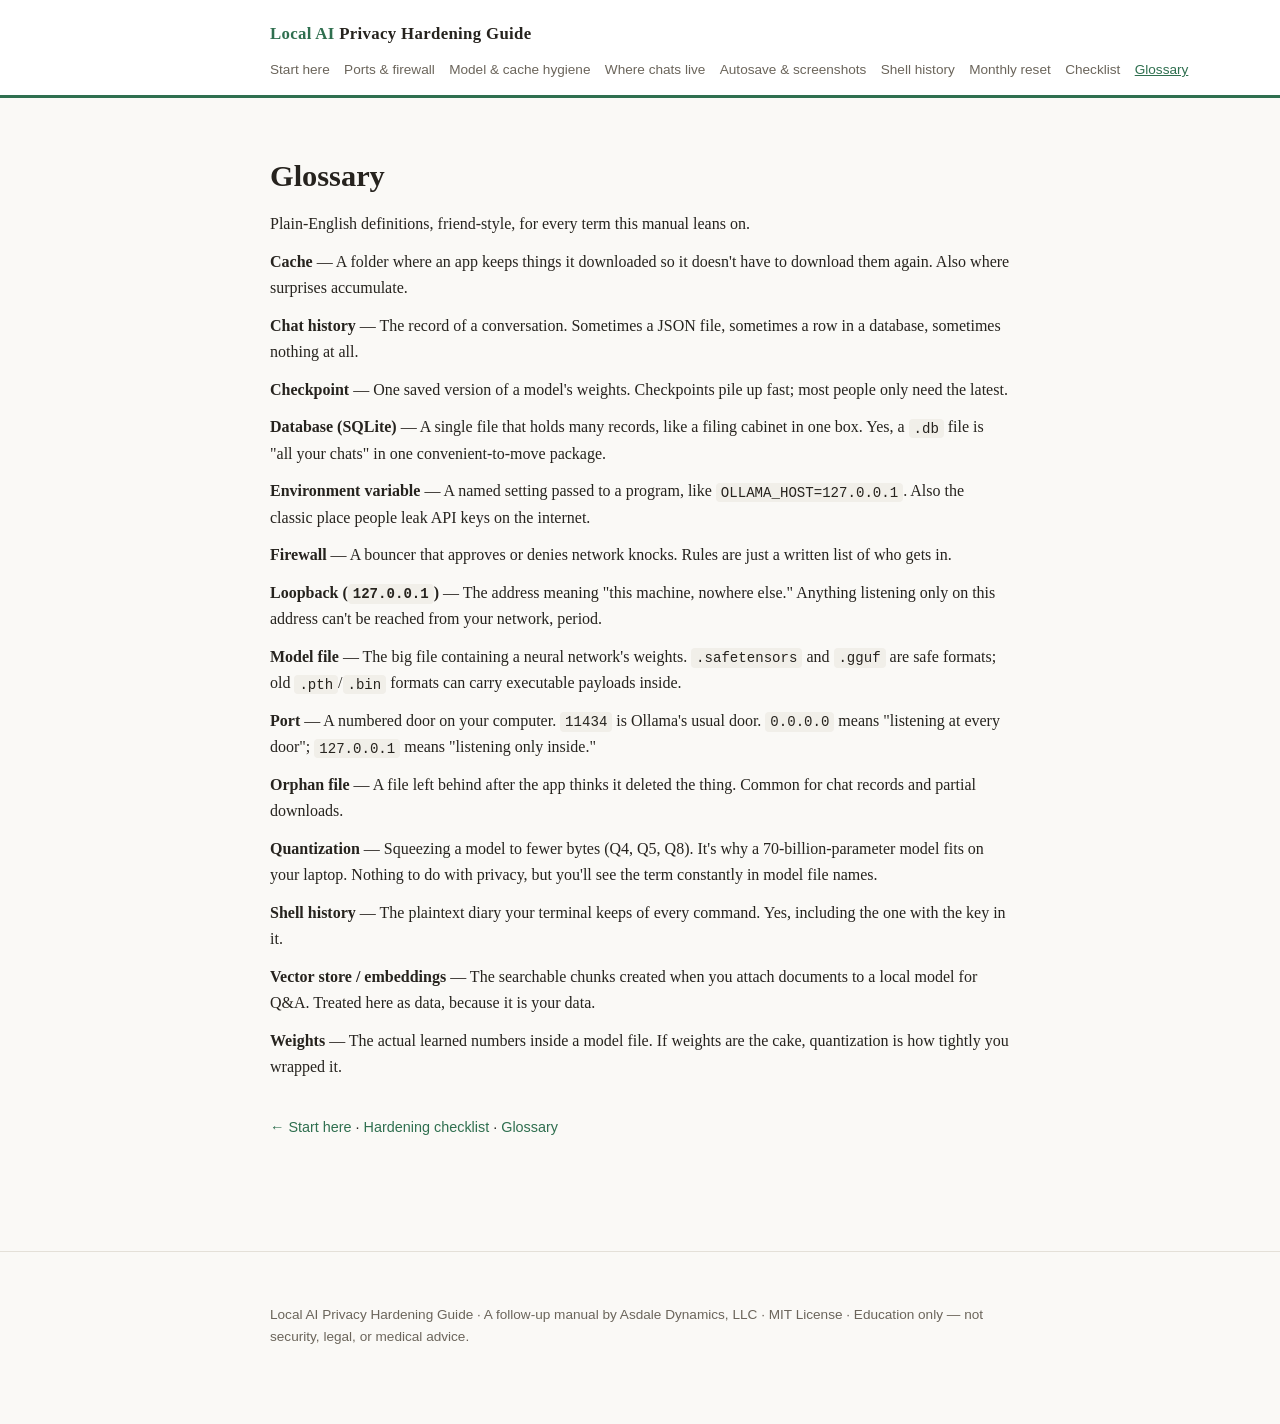
<file: site/glossary.html>
<!DOCTYPE html>
<html lang="en">
<head>
<meta charset="utf-8">
<meta name="viewport" content="width=device-width, initial-scale=1">
<title>Local AI Privacy Hardening Guide &mdash; Glossary</title>
<meta name="description" content="Plain-English guide to locking down a local AI setup: ports, firewall rules, model and cache hygiene, chat persistence, autosave risks, shell history, and a monthly reset ritual.">
<link rel="stylesheet" href="style.css">
</head>
<body>
<header class="site">
  <div class="wrap">
    <p class="sitename"><a href="index.html"><span>Local AI</span> Privacy Hardening Guide</a></p>
    <nav class="topnav"><a href="index.html">Start here</a><a href="01-ports-and-firewall.html">Ports &amp; firewall</a><a href="02-model-files-and-cache-hygiene.html">Model &amp; cache hygiene</a><a href="03-where-chats-persist-on-disk.html">Where chats live</a><a href="04-autosave-and-screenshot-risks.html">Autosave &amp; screenshots</a><a href="05-shell-history-hygiene.html">Shell history</a><a href="06-monthly-privacy-reset-ritual.html">Monthly reset</a><a href="hardening-checklist.html">Checklist</a><a href="glossary.html" aria-current="page">Glossary</a></nav>
  </div>
</header>
<main class="wrap">
<h1>Glossary</h1>
<p>Plain-English definitions, friend-style, for every term this manual leans on.</p>
<p><strong>Cache</strong> — A folder where an app keeps things it downloaded so it doesn't have to download them again. Also where surprises accumulate.</p>
<p><strong>Chat history</strong> — The record of a conversation. Sometimes a JSON file, sometimes a row in a database, sometimes nothing at all.</p>
<p><strong>Checkpoint</strong> — One saved version of a model's weights. Checkpoints pile up fast; most people only need the latest.</p>
<p><strong>Database (SQLite)</strong> — A single file that holds many records, like a filing cabinet in one box. Yes, a <code>.db</code> file is "all your chats" in one convenient-to-move package.</p>
<p><strong>Environment variable</strong> — A named setting passed to a program, like <code>OLLAMA_HOST=127.0.0.1</code>. Also the classic place people leak API keys on the internet.</p>
<p><strong>Firewall</strong> — A bouncer that approves or denies network knocks. Rules are just a written list of who gets in.</p>
<p><strong>Loopback (<code>127.0.0.1</code>)</strong> — The address meaning "this machine, nowhere else." Anything listening only on this address can't be reached from your network, period.</p>
<p><strong>Model file</strong> — The big file containing a neural network's weights. <code>.safetensors</code> and <code>.gguf</code> are safe formats; old <code>.pth</code>/<code>.bin</code> formats can carry executable payloads inside.</p>
<p><strong>Port</strong> — A numbered door on your computer. <code>11434</code> is Ollama's usual door. <code>0.0.0.0</code> means "listening at every door"; <code>127.0.0.1</code> means "listening only inside."</p>
<p><strong>Orphan file</strong> — A file left behind after the app thinks it deleted the thing. Common for chat records and partial downloads.</p>
<p><strong>Quantization</strong> — Squeezing a model to fewer bytes (Q4, Q5, Q8). It's why a 70-billion-parameter model fits on your laptop. Nothing to do with privacy, but you'll see the term constantly in model file names.</p>
<p><strong>Shell history</strong> — The plaintext diary your terminal keeps of every command. Yes, including the one with the key in it.</p>
<p><strong>Vector store / embeddings</strong> — The searchable chunks created when you attach documents to a local model for Q&amp;A. Treated here as data, because it is your data.</p>
<p><strong>Weights</strong> — The actual learned numbers inside a model file. If weights are the cake, quantization is how tightly you wrapped it.</p>
<div class="pagenav">
  <a href="index.html">&larr; Start here</a> &middot;
  <a href="hardening-checklist.html">Hardening checklist</a> &middot;
  <a href="glossary.html">Glossary</a>
</div>
</main>
<footer class="site">
  <div class="wrap">
    <p>Local AI Privacy Hardening Guide &middot; A follow-up manual by Asdale Dynamics, LLC &middot; MIT License &middot; Education only &mdash; not security, legal, or medical advice.</p>
  </div>
</footer>
</body>
</html>
</file>
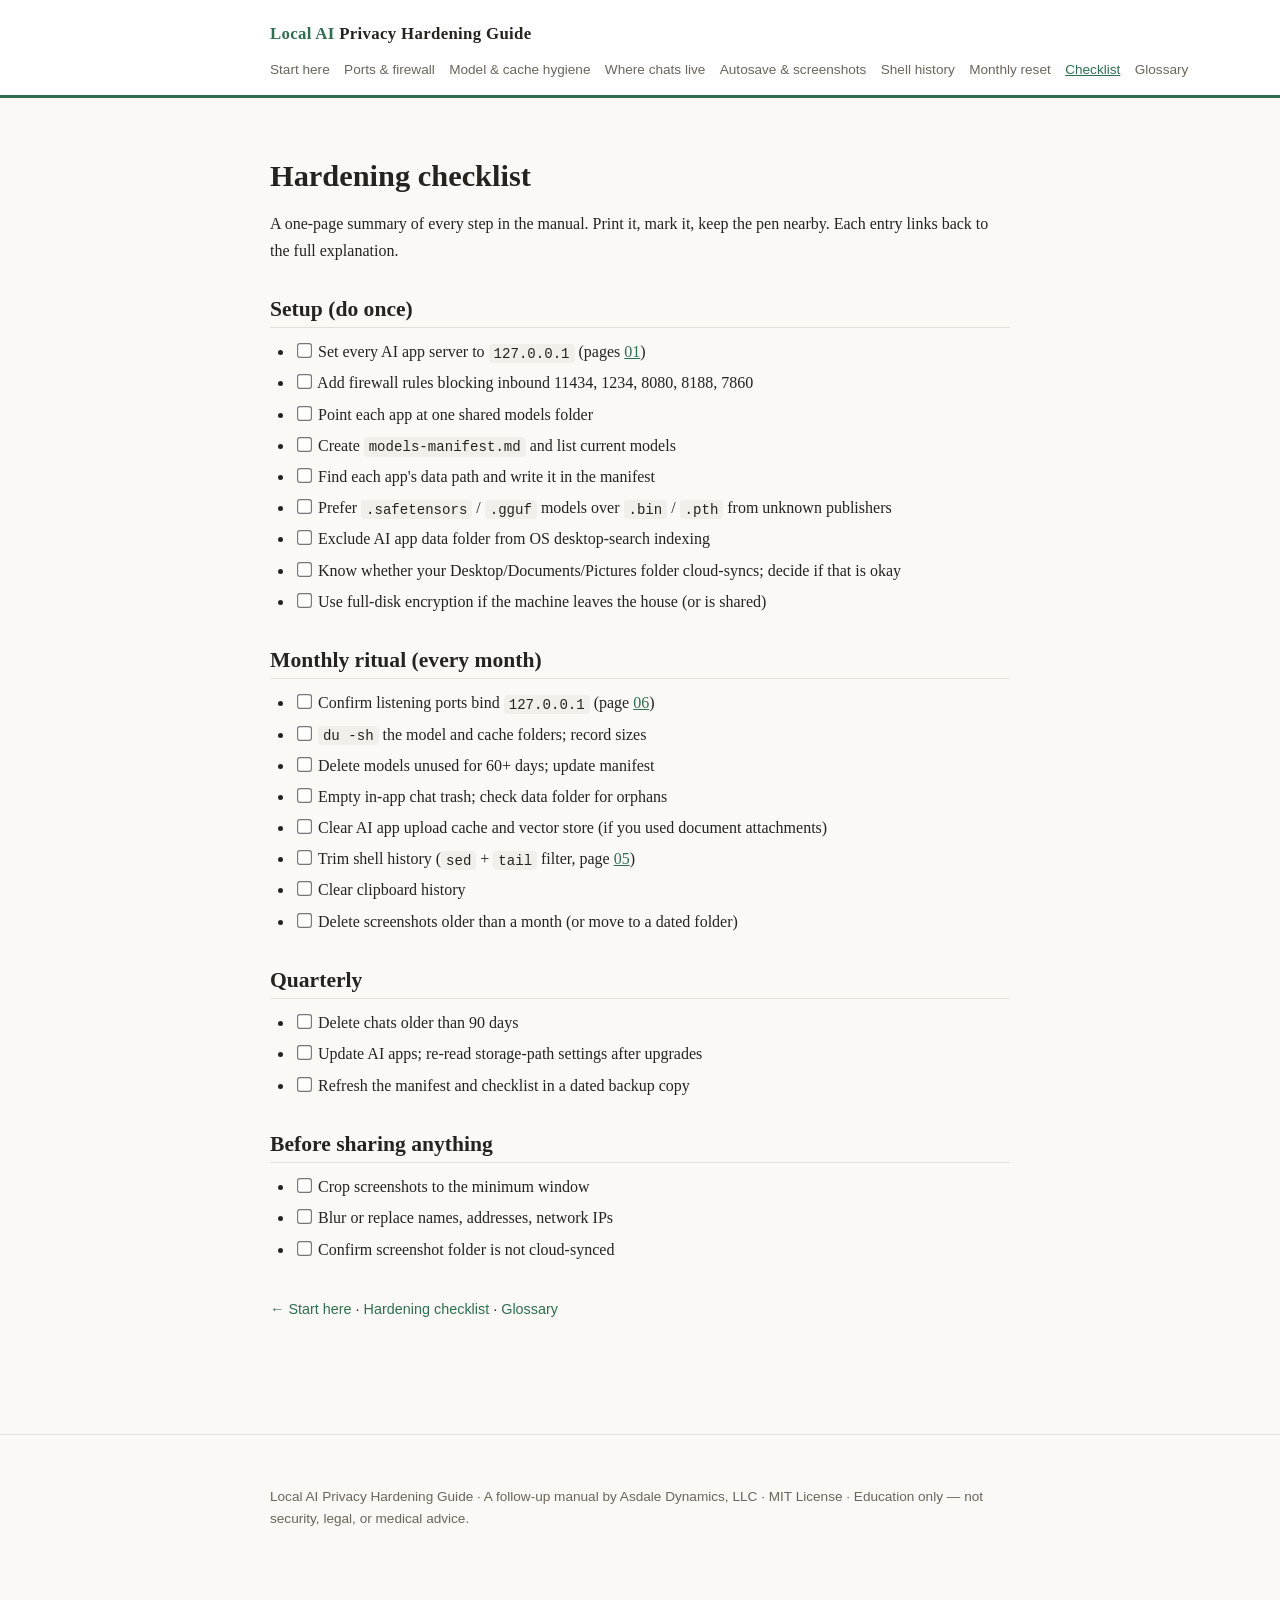
<file: site/hardening-checklist.html>
<!DOCTYPE html>
<html lang="en">
<head>
<meta charset="utf-8">
<meta name="viewport" content="width=device-width, initial-scale=1">
<title>Local AI Privacy Hardening Guide &mdash; Checklist</title>
<meta name="description" content="Plain-English guide to locking down a local AI setup: ports, firewall rules, model and cache hygiene, chat persistence, autosave risks, shell history, and a monthly reset ritual.">
<link rel="stylesheet" href="style.css">
</head>
<body>
<header class="site">
  <div class="wrap">
    <p class="sitename"><a href="index.html"><span>Local AI</span> Privacy Hardening Guide</a></p>
    <nav class="topnav"><a href="index.html">Start here</a><a href="01-ports-and-firewall.html">Ports &amp; firewall</a><a href="02-model-files-and-cache-hygiene.html">Model &amp; cache hygiene</a><a href="03-where-chats-persist-on-disk.html">Where chats live</a><a href="04-autosave-and-screenshot-risks.html">Autosave &amp; screenshots</a><a href="05-shell-history-hygiene.html">Shell history</a><a href="06-monthly-privacy-reset-ritual.html">Monthly reset</a><a href="hardening-checklist.html" aria-current="page">Checklist</a><a href="glossary.html">Glossary</a></nav>
  </div>
</header>
<main class="wrap">
<h1>Hardening checklist</h1>
<p>A one-page summary of every step in the manual. Print it, mark it, keep the pen nearby. Each entry links back to the full explanation.</p>
<h2>Setup (do once)</h2>
<ul>
<li><input type="checkbox"> Set every AI app server to <code>127.0.0.1</code> (pages <a href="01-ports-and-firewall.html">01</a>)</li>
<li><input type="checkbox"> Add firewall rules blocking inbound 11434, 1234, 8080, 8188, 7860</li>
<li><input type="checkbox"> Point each app at one shared models folder</li>
<li><input type="checkbox"> Create <code>models-manifest.md</code> and list current models</li>
<li><input type="checkbox"> Find each app's data path and write it in the manifest</li>
<li><input type="checkbox"> Prefer <code>.safetensors</code> / <code>.gguf</code> models over <code>.bin</code> / <code>.pth</code> from unknown publishers</li>
<li><input type="checkbox"> Exclude AI app data folder from OS desktop-search indexing</li>
<li><input type="checkbox"> Know whether your Desktop/Documents/Pictures folder cloud-syncs; decide if that is okay</li>
<li><input type="checkbox"> Use full-disk encryption if the machine leaves the house (or is shared)</li>
</ul>
<h2>Monthly ritual (every month)</h2>
<ul>
<li><input type="checkbox"> Confirm listening ports bind <code>127.0.0.1</code> (page <a href="06-monthly-privacy-reset-ritual.html">06</a>)</li>
<li><input type="checkbox"> <code>du -sh</code> the model and cache folders; record sizes</li>
<li><input type="checkbox"> Delete models unused for 60+ days; update manifest</li>
<li><input type="checkbox"> Empty in-app chat trash; check data folder for orphans</li>
<li><input type="checkbox"> Clear AI app upload cache and vector store (if you used document attachments)</li>
<li><input type="checkbox"> Trim shell history (<code>sed</code> + <code>tail</code> filter, page <a href="05-shell-history-hygiene.html">05</a>)</li>
<li><input type="checkbox"> Clear clipboard history</li>
<li><input type="checkbox"> Delete screenshots older than a month (or move to a dated folder)</li>
</ul>
<h2>Quarterly</h2>
<ul>
<li><input type="checkbox"> Delete chats older than 90 days</li>
<li><input type="checkbox"> Update AI apps; re-read storage-path settings after upgrades</li>
<li><input type="checkbox"> Refresh the manifest and checklist in a dated backup copy</li>
</ul>
<h2>Before sharing anything</h2>
<ul>
<li><input type="checkbox"> Crop screenshots to the minimum window</li>
<li><input type="checkbox"> Blur or replace names, addresses, network IPs</li>
<li><input type="checkbox"> Confirm screenshot folder is not cloud-synced</li>
</ul>
<div class="pagenav">
  <a href="index.html">&larr; Start here</a> &middot;
  <a href="hardening-checklist.html">Hardening checklist</a> &middot;
  <a href="glossary.html">Glossary</a>
</div>
</main>
<footer class="site">
  <div class="wrap">
    <p>Local AI Privacy Hardening Guide &middot; A follow-up manual by Asdale Dynamics, LLC &middot; MIT License &middot; Education only &mdash; not security, legal, or medical advice.</p>
  </div>
</footer>
</body>
</html>
</file>
<file: site/style.css>
/* Local AI Privacy Hardening Guide — site styles */
:root {
  --bg: #faf9f6;
  --ink: #26231e;
  --muted: #6b655b;
  --accent: #2f6f4f;
  --accent-soft: #e7f0ea;
  --card: #ffffff;
  --border: #e4e0d8;
  --code-bg: #f1efe9;
}

* { box-sizing: border-box; }

body {
  margin: 0;
  background: var(--bg);
  color: var(--ink);
  font-family: Georgia, "Times New Roman", serif;
  line-height: 1.65;
}

.wrap {
  max-width: 780px;
  margin: 0 auto;
  padding: 1.5rem 1.25rem 4rem;
}

header.site {
  border-bottom: 3px solid var(--accent);
  background: var(--card);
}

header.site .wrap {
  padding-top: 1.25rem;
  padding-bottom: 0.75rem;
}

.sitename {
  font-size: 1.05rem;
  font-weight: bold;
  letter-spacing: 0.02em;
  margin: 0;
}

.sitename a { color: var(--ink); text-decoration: none; }
.sitename a span { color: var(--accent); }

nav.topnav {
  margin-top: 0.6rem;
  font-family: "Helvetica Neue", Arial, sans-serif;
  font-size: 0.85rem;
  line-height: 1.9;
}

nav.topnav a {
  color: var(--muted);
  text-decoration: none;
  margin-right: 0.9rem;
  white-space: nowrap;
}

nav.topnav a:hover, nav.topnav a[aria-current="page"] {
  color: var(--accent);
  text-decoration: underline;
}

h1, h2, h3, h4 { line-height: 1.25; }

h1 {
  font-size: 1.9rem;
  margin: 2.2rem 0 1rem;
  color: var(--ink);
}

h2 {
  font-size: 1.35rem;
  margin: 2rem 0 0.6rem;
  padding-bottom: 0.25rem;
  border-bottom: 1px solid var(--border);
}

h3 { font-size: 1.1rem; margin: 1.4rem 0 0.4rem; }

p, ul, ol { margin: 0.7rem 0; }

ul, ol { padding-left: 1.5rem; }

li { margin: 0.3rem 0; }

a { color: var(--accent); }

a:hover { text-decoration: underline; }

code {
  font-family: ui-monospace, "SF Mono", Menlo, Consolas, monospace;
  font-size: 0.88em;
  background: var(--code-bg);
  padding: 0.12em 0.35em;
  border-radius: 4px;
}

pre {
  background: var(--code-bg);
  border: 1px solid var(--border);
  border-radius: 8px;
  padding: 0.9rem 1.1rem;
  overflow-x: auto;
  line-height: 1.5;
}

pre code {
  background: transparent;
  padding: 0;
  font-size: 0.85rem;
}

blockquote {
  margin: 1rem 0;
  padding: 0.5rem 1.1rem;
  border-left: 4px solid var(--accent);
  background: var(--accent-soft);
  border-radius: 0 8px 8px 0;
}

table {
  border-collapse: collapse;
  width: 100%;
  margin: 1rem 0;
  font-size: 0.93rem;
}

th, td {
  border: 1px solid var(--border);
  padding: 0.45rem 0.7rem;
  text-align: left;
  vertical-align: top;
}

th {
  background: var(--accent-soft);
  font-family: "Helvetica Neue", Arial, sans-serif;
  font-size: 0.86rem;
}

input[type="checkbox"] { accent-color: var(--accent); transform: scale(1.15); }

footer.site {
  border-top: 1px solid var(--border);
  margin-top: 3rem;
  padding-top: 1rem;
  font-size: 0.85rem;
  color: var(--muted);
  font-family: "Helvetica Neue", Arial, sans-serif;
}

.pagenav {
  margin-top: 2.2rem;
  font-family: "Helvetica Neue", Arial, sans-serif;
  font-size: 0.9rem;
}

.pagenav a { text-decoration: none; }
.pagenav a:hover { text-decoration: underline; }

@media (max-width: 620px) {
  h1 { font-size: 1.55rem; }
  table { font-size: 0.85rem; }
}
</file>
